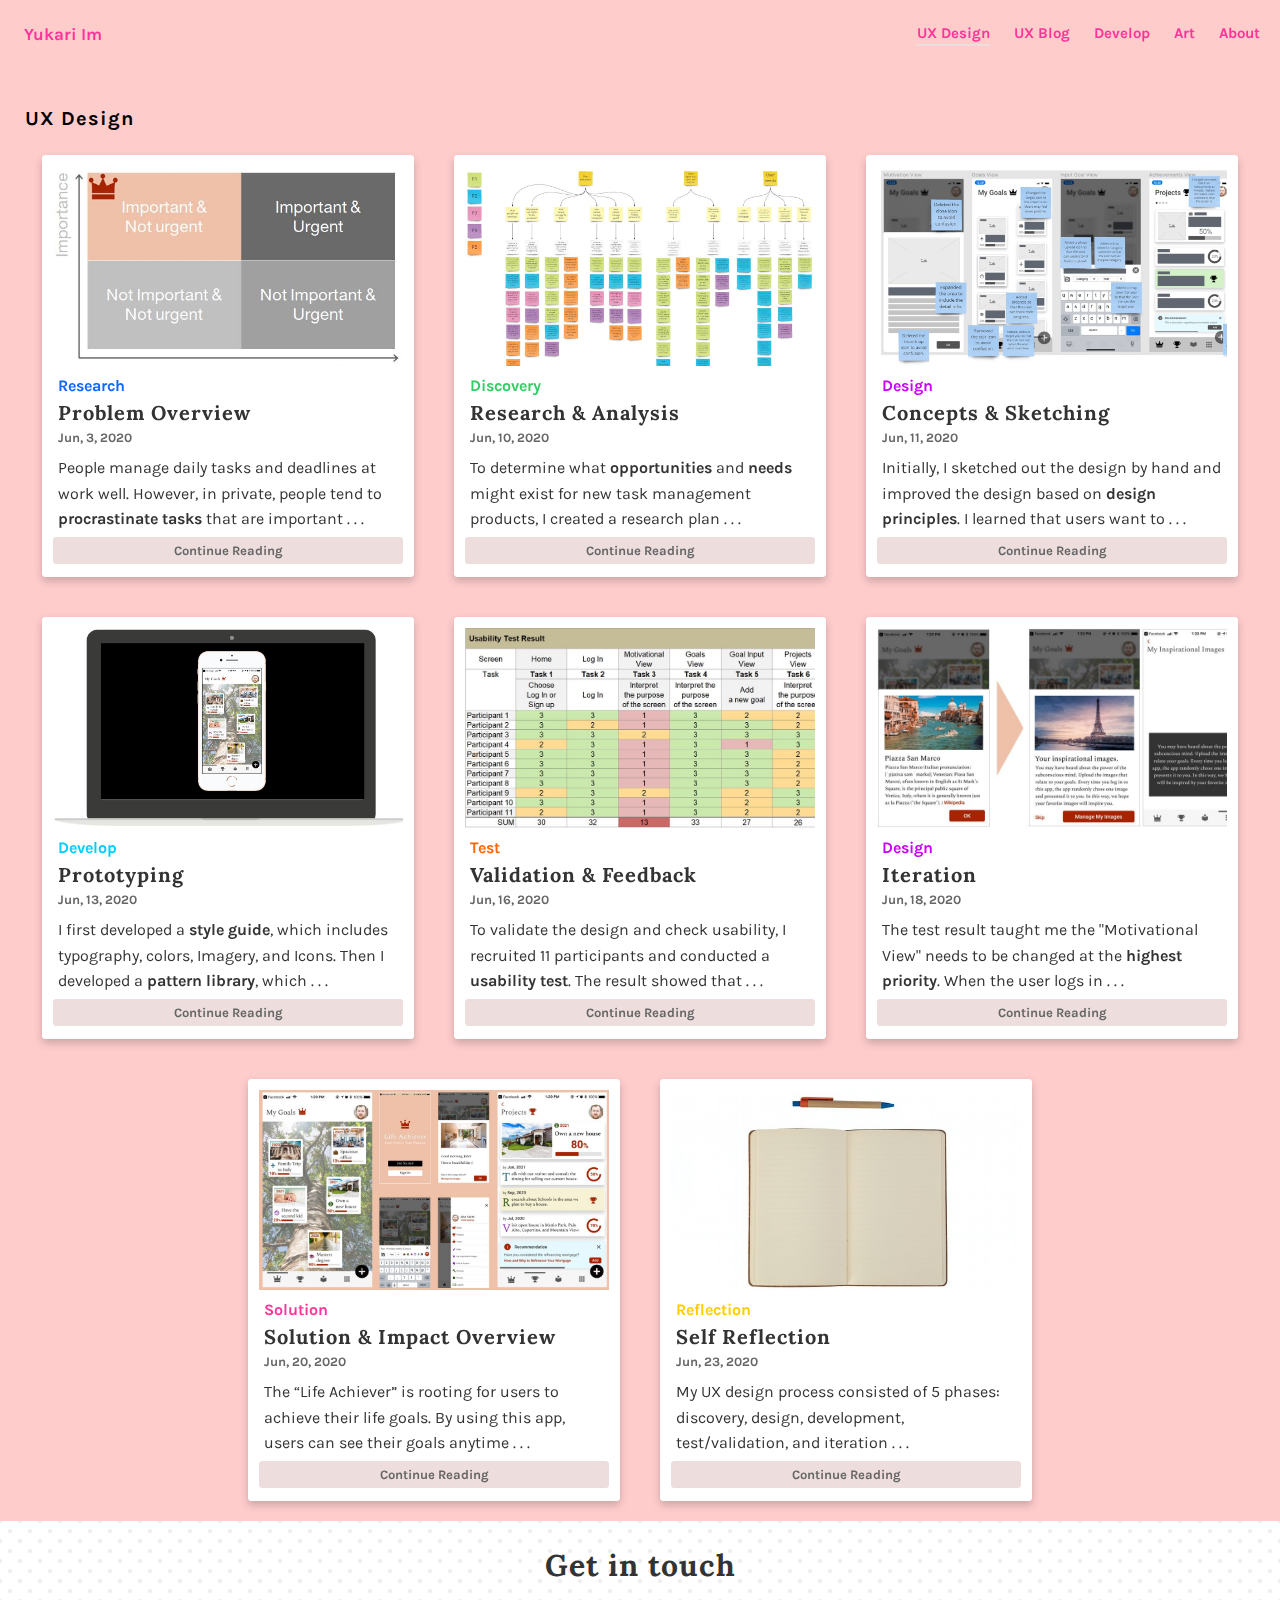
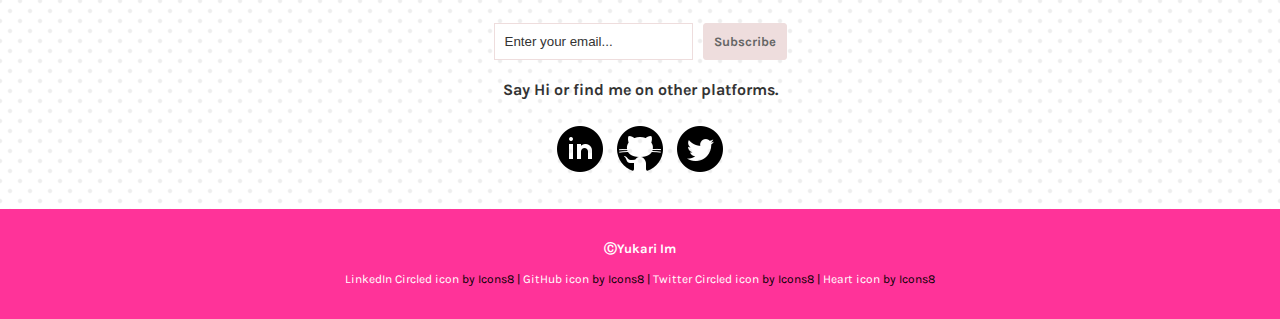
<file: index.html>
<!DOCTYPE html>
<html lang="en">
<head>
    <meta charset="UTF-8">
    <meta name="description" content="Yukari Im UX Design Blog">
    <meta name="keyword" content="UX, UX Design, Front End, Dev">
    <meta name="author" content="Yukari Im">
    <meta name="viewport" content="width=device-width, initial-scale=1.0">
    <link rel="icon" href="./image/favicon.ico">
    <link rel="stylesheet" href="./css/style.css">
    <title>Yukari Im</title>
</head>
<body>
    <div class="wrapper">
        <nav class="header-nav">
            <div class="brand-title">
                <a class="brand-link" href="#">Yukari Im</a>
            </div>
            <div class="nav-bar">
                <ul class="nav-list">
                    <li class="nav-list-item"><a class="nav-link active" href="#">UX Design</a></li>
                    <li class="nav-list-item"><a class="nav-link" href="./blog/research.html">UX Blog</a></li>
                    <li class="nav-list-item"><a class="nav-link" href="./develop/develop.html">Develop</a></li>
                    <li class="nav-list-item"><a class="nav-link" href="./art/art.html">Art</a></li>
                    <li class="nav-list-item"><a class="nav-link" href="./about.html">About</a></li>
                </ul>
            </div>
        </nav>

        <section class="card-wrapper">
            <div class="page-title"><h1 class="title-text">UX Design</h1></div>
            <div class="cards">
                <article class="card">
                    <div class="card-content">
                        <div class="card-image image1"></div>
                        <h2 class="research">Research</h2>
                        <h1>Problem Overview</h1>
                        <h3>Jun, 3, 2020</h3>
                        <p>
                            People manage daily tasks and deadlines at work well. However, in private, people tend to <strong>procrastinate tasks</strong> that are important . . .
                        </p>
                        <a class="stretched-link" href="./blog/research.html">
                            <input class="blog-button" type="button" value="Continue Reading">
                        </a>
                    </div>
                </article>
                <article class="card">
                    <div class="card-content">
                        <div class="card-image image2"></div>
                        <h2 class="discovery">Discovery</h2>
                        <h1>Research & Analysis</h1>
                        <h3>Jun, 10, 2020</h3>
                        <p class="card-description">
                            To determine what <strong>opportunities</strong> and <strong>needs</strong> might exist for new task management products, I created a research plan . . .
                        </p>
                        <a class="stretched-link" href="./blog/discovery.html">
                            <input class="blog-button" type="button" value="Continue Reading">
                        </a>
                    </div>
                </article>
                <article class="card">
                    <div class="card-content">
                        <div class="card-image image3"></div>
                        <h2 class="design">Design</h2>
                        <h1>Concepts & Sketching</h1>
                        <h3>Jun, 11, 2020</h3>
                        <p class="card-description">
                            Initially, I sketched out the design by hand and improved the design based on <strong>design principles</strong>. I learned that users want to . . .
                        </p>
                        <a class="stretched-link" href="./blog/design.html">
                            <input class="blog-button" type="button" value="Continue Reading">
                        </a>
                    </div>
                </article>
                <article class="card">
                    <div class="card-content">
                        <div class="card-image image4"></div>
                        <h2 class="prototype">Develop</h2>
                        <h1>Prototyping</h1>
                        <h3>Jun, 13, 2020</h3>
                        <p class="card-description">
                            I first developed a <strong>style guide</strong>, which includes typography, colors, Imagery, and Icons. Then I developed a <strong>pattern library</strong>, which . . .
                        </p>
                        <a class="stretched-link" href="./blog/prototype.html">
                            <input class="blog-button" type="button" value="Continue Reading"></a>
                    </div>
                </article>
                <article class="card">
                    <div class="card-content">
                        <div class="card-image image5"></div>
                        <h2 class="test">Test</h2>
                        <h1>Validation & Feedback</h1>
                        <h3>Jun, 16, 2020</h3>
                        <p class="card-description">
                            To validate the design and check usability, I recruited 11
                            participants and conducted a <strong>usability test</strong>. The result showed that . . .
                        </p>
                        <a class="stretched-link" href="./blog/test.html">
                            <input class="blog-button" type="button" value="Continue Reading">
                        </a>
                    </div>
                </article>
                <article class="card">
                    <div class="card-content">
                        <div class="card-image image6"></div>
                        <h2 class="design">Design</h2>
                        <h1>Iteration</h1>
                        <h3>Jun, 18, 2020</h3>
                        <p class="card-description">
                            The test result taught me the "Motivational View" needs to be changed at the <strong>highest priority</strong>. When the user logs in . . .
                        </p>
                        <a class="stretched-link" href="./blog/iteration.html">
                            <input class="blog-button" type="button" value="Continue Reading">
                        </a>
                    </div>
                </article>
                <article class="card">
                    <div class="card-content">
                        <div class="card-image image7"></div>
                        <h2 class="solution">Solution</h2>
                        <h1>Solution & Impact Overview</h1>
                        <h3>Jun, 20, 2020</h3>
                        <p class="card-description">
                            The “Life Achiever” is rooting for users to achieve their life goals. By using this app, users can see their goals anytime . . .
                        </p>
                        <a class="stretched-link" href="./blog/solution.html">
                            <input class="blog-button" type="button" value="Continue Reading">
                        </a>
                    </div>
                </article>
                <article class="card">
                    <div class="card-content">
                        <div class="card-image image8"></div>
                        <h2 class="reflection">Reflection</h2>
                        <h1>Self Reflection</h1>
                        <h3>Jun, 23, 2020</h3>
                        <p class="card-description">
                            My UX design process consisted of 5 phases: discovery, design, development, test/validation, and iteration . . .
                        </p>
                        <a class="stretched-link" href="./blog/reflection.html">
                            <input class="blog-button" type="button" value="Continue Reading">
                        </a>
                    </div>
                </article>
            </div>
        </section>

        <div class="contact-wrapper">
            <h1 class="get-in-touch">Get in touch</h1>
            <form>
                <input class="subscribe-form" type="email" value="Enter your email...">
                <input class="subscribe-button" type="button" value="Subscribe">
            </form>
            <h2 class="say-hi">Say Hi or find me on other platforms.</h2>
            <div class="social">
                <a class="social-icon linkedin" href="https://www.linkedin.com/in/yukari-im/" target="_blank" rel="noopener noreferrer">
                </a>
                <a class="social-icon github" href="https://github.com/yukariIm8" target="_blank" rel="noopener noreferrer">
                </a>
                <a class="social-icon twitter" href="https://twitter.com/YukariIm" target="_blank" rel="noopener noreferrer"></a>
            </div>
        </div>

        <footer>
            <p class="footer-text">&#9400;Yukari Im</p>
            <p class="icon8-text">
                <a class="icon8-link" href="https://icons8.com/icons/set/linkedin-circled" target="_blank" rel="noopener noreferrer">
                    LinkedIn Circled icon</a>
                     by
                <a class="icon8-text" href="https://icons8.com" target="_blank" rel="noopener noreferrer">
                     Icons8 |</a>
                <a class="icon8-link" href="https://icons8.com/icons/set/github" target="_blank" rel="noopener noreferrer"> GitHub icon</a> 
                     by 
                <a class="icon8-text" href="https://icons8.com" target="_blank" rel="noopener noreferrer">
                     Icons8 |</a>
                <a class="icon8-link" href="https://icons8.com/icons/set/twitter-circled" target="_blank" rel="noopener noreferrer">
                     Twitter Circled icon</a> 
                     by
                <a class="icon8-text" href="https://icons8.com" target="_blank" rel="noopener noreferrer">
                     Icons8 |</a>
                <a class="icon8-link" href="https://icons8.com/icon/91340/heart" target="_blank" rel="noopener noreferrer"> Heart icon</a> 
                    by 
                <a class="icon8-text" href="https://icons8.com" target="_blank" rel="noopener noreferrer">Icons8</a>
            </p>
        </footer>
    </div>
</body>
</html>
</file>
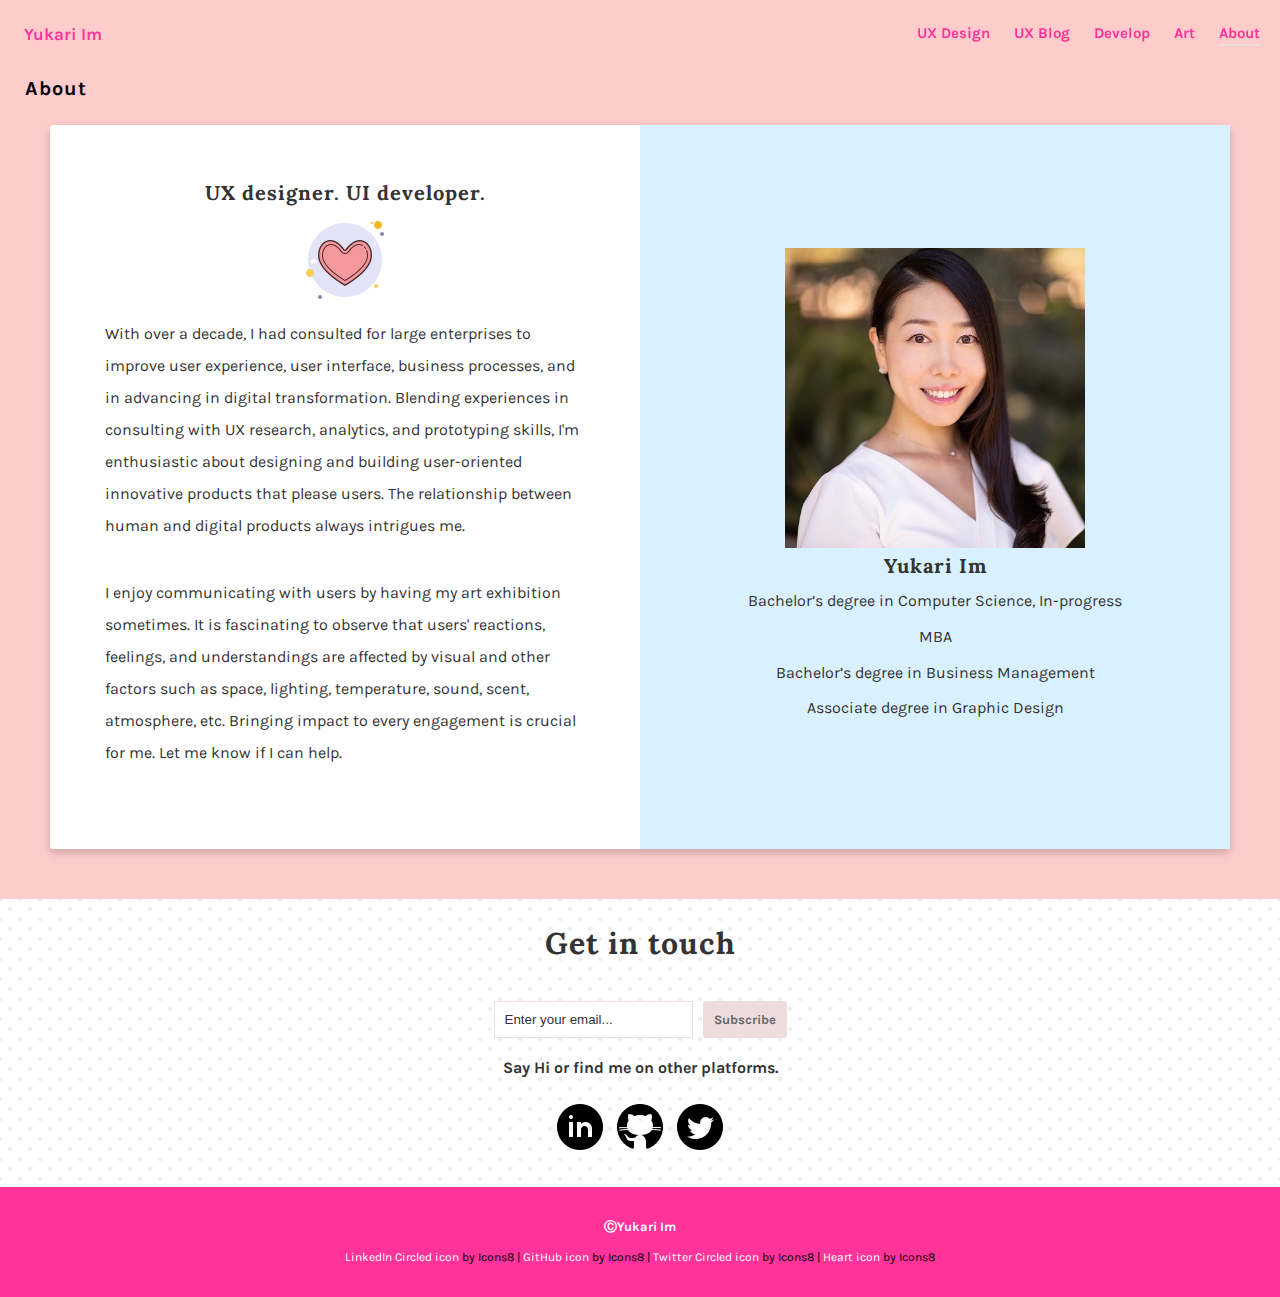
<file: about.html>
<!DOCTYPE html>
<html lang="en">
<head>
    <meta charset="UTF-8">
    <meta name="description" content="Yukari Im UX Design About">
    <meta name="keyword" content="UX, UX Design, Front-end, Back-end, dev, Develop, JavaScript, ES6, HTML, CSS, SCSS, Webpack, Service Worker, Node, Express">
    <meta name="author" content="Yukari Im">
    <meta name="viewport" content="width=device-width, initial-scale=1.0">
    <link rel="icon" href="./image/favicon.ico">
    <link rel="stylesheet" href="./css/style.css">
    <title>Yukari Im</title>
</head>
<body>
    <div class="wrapper">
        <nav class="header-nav">
            <div class="brand-title"><a class="brand-link" href="./index.html">Yukari Im</a></div>
            <div class="nav-bar">
                <ul class="nav-list">
                    <li class="nav-list-item"><a class="nav-link" href="./index.html">UX Design</a></li>
                    <li class="nav-list-item"><a class="nav-link" href="./blog/research.html">UX Blog</a></li>
                    <li class="nav-list-item"><a class="nav-link" href="./develop/develop.html">Develop</a></li>
                    <li class="nav-list-item"><a class="nav-link" href="./art/art.html">Art</a></li>
                    <li class="nav-list-item"><a class="nav-link active" href="#">About</a></li>
                </ul>
            </div>
        </nav>

        <div class="about-wrapper">
            <div class="page-title">
                <h1 class="title-text">About</h1>
            </div>

            <section class="about-content">
                <div class="intro">
                    <div class="intro-header">
                        <h1>UX designer. UI developer.</h1>
                        <img src="./image/icons8-heart-100.png" alt="heart shape">
                    </div>
                    <p class="about-text">
                        With over a decade, I had consulted for large enterprises to improve user experience, user interface, business processes, and in advancing in digital transformation. Blending experiences in consulting with UX research, analytics, and prototyping skills, I'm enthusiastic about designing and building user-oriented innovative products that please users. The relationship between human and digital products always intrigues me. 

                    </p>
                    <p class="about-text">
                        I enjoy communicating with users by having my art exhibition sometimes. It is fascinating to observe that users' reactions, feelings, and understandings are affected by visual and other factors such as space, lighting, temperature, sound, scent, atmosphere, etc. Bringing impact to every engagement is crucial for me. Let me know if I can help.

                    </p>
                </div>
                <div class="profile">
                    <img class="avatar-large" src="./image/profile_photo.jpg" alt="Yukari Im Photo">
                    <h1>Yukari Im</h1>
                    <p>Bachelor’s degree in Computer Science, In-progress</p>
                    <p>MBA</p>
                    <p>Bachelor’s degree in Business Management</p>
                    <p>Associate degree in Graphic Design</p>
                </div>
            </section>
        </div>

        <div class="contact-wrapper">
            <h1 class="get-in-touch">Get in touch</h1>
            <form>
                <input class="subscribe-form" type="email" value="Enter your email...">
                <input class="subscribe-button" type="button" value="Subscribe">
            </form>
            <h2 class="say-hi">Say Hi or find me on other platforms.</h2>
            <div class="social">
                <a class="social-icon linkedin" href="https://www.linkedin.com/in/yukari-im/" target="_blank" rel="noopener noreferrer">
                </a>
                <a class="social-icon github" href="https://github.com/yukariIm8" target="_blank" rel="noopener noreferrer">
                </a>
                <a class="social-icon twitter" href="https://twitter.com/YukariIm" target="_blank" rel="noopener noreferrer"></a>
            </div>
        </div>
        <a href="" id ="page__top" class="top__button hide">TOP</a>
        <footer>
            <p class="footer-text">&#9400;Yukari Im</p>
            <p class="icon8-text">
                <a class="icon8-link" href="https://icons8.com/icons/set/linkedin-circled" target="_blank" rel="noopener noreferrer">
                    LinkedIn Circled icon</a>
                     by
                <a class="icon8-text" href="https://icons8.com" target="_blank" rel="noopener noreferrer">
                     Icons8 |</a>
                <a class="icon8-link" href="https://icons8.com/icons/set/github" target="_blank" rel="noopener noreferrer"> GitHub icon</a> 
                     by 
                <a class="icon8-text" href="https://icons8.com" target="_blank" rel="noopener noreferrer">
                     Icons8 |</a>
                <a class="icon8-link" href="https://icons8.com/icons/set/twitter-circled" target="_blank" rel="noopener noreferrer">
                     Twitter Circled icon</a> 
                     by
                <a class="icon8-text" href="https://icons8.com" target="_blank" rel="noopener noreferrer">
                     Icons8 |</a>
                <a class="icon8-link" href="https://icons8.com/icon/91340/heart" target="_blank" rel="noopener noreferrer"> Heart icon</a> 
                    by 
                <a class="icon8-text" href="https://icons8.com" target="_blank" rel="noopener noreferrer">Icons8</a>
            </p>
        </footer>
    </div>
    <script src='../js/app.js'></script>
</body>
</html>
</file>
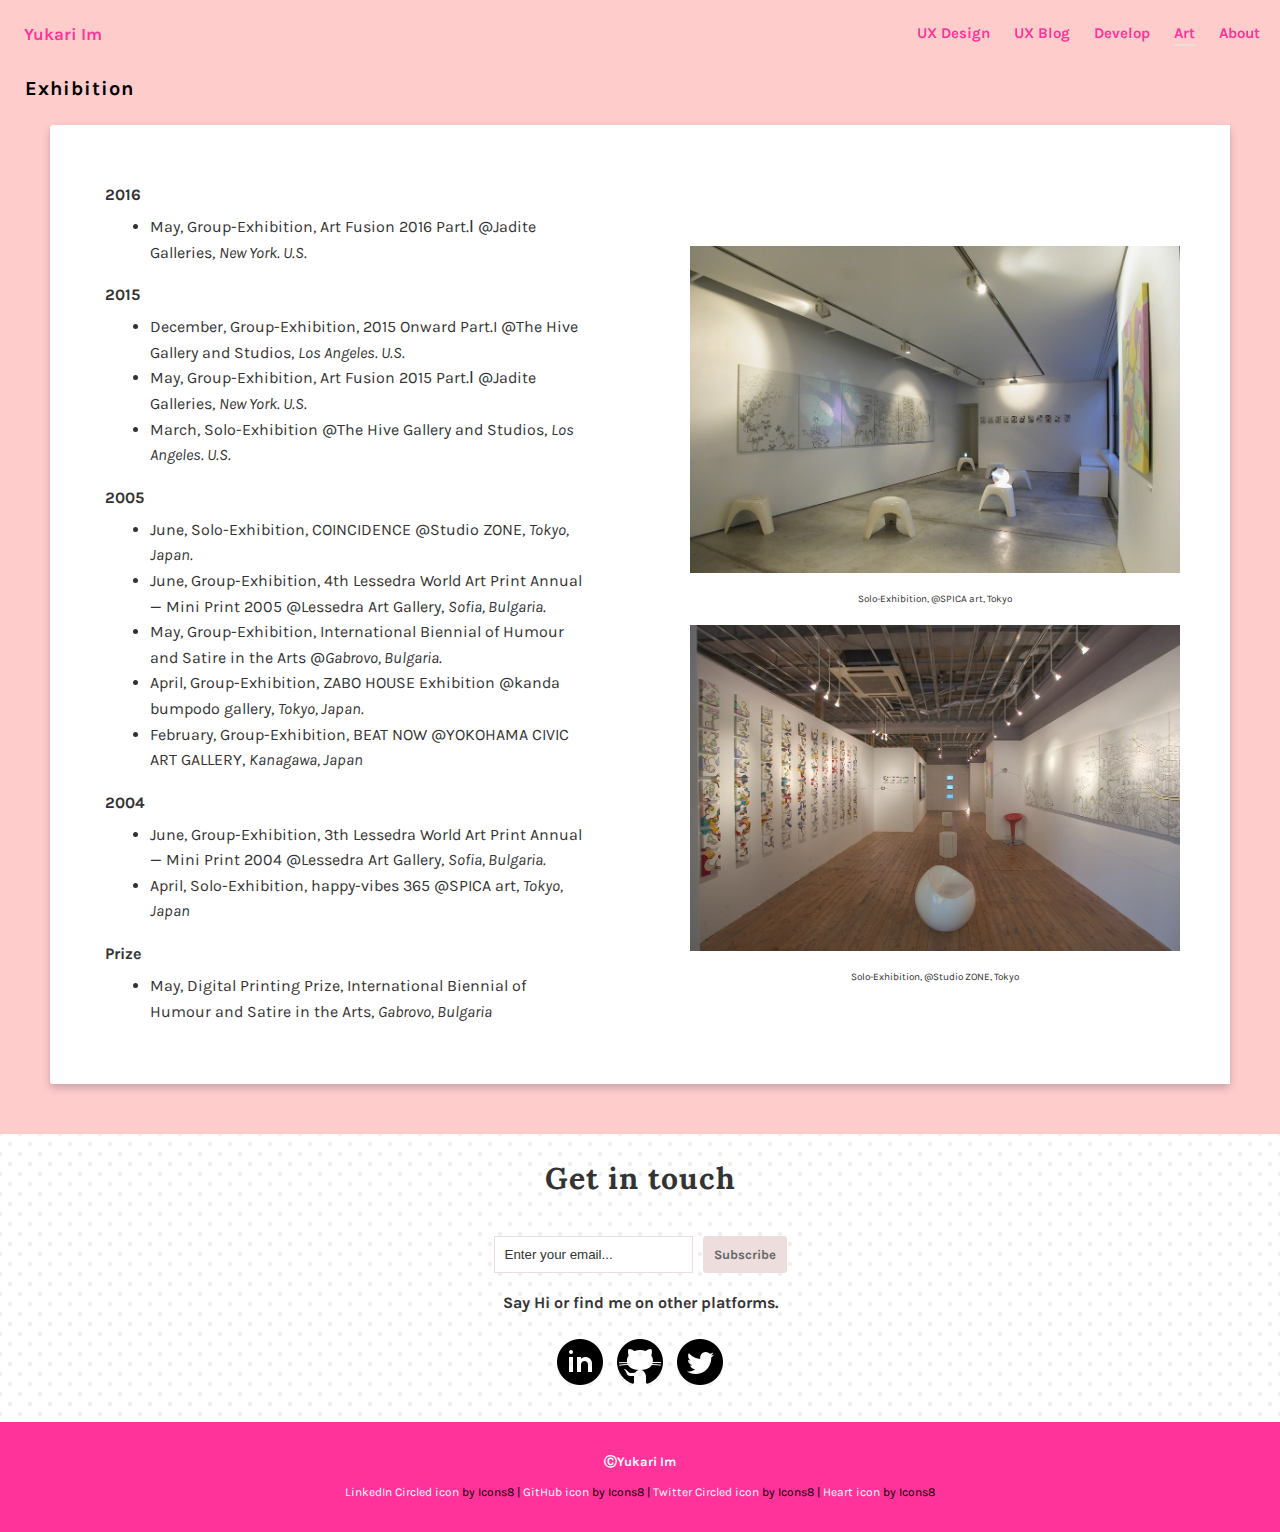
<file: art/art.html>
<!DOCTYPE html>
<html lang="en">
<head>
    <meta charset="UTF-8">
    <meta name="description" content="Yukari Im UX Design Art">
    <meta name="keyword" content="UX, UX Design, Product Design, Art, Drawing, Painting, Printing, Illustration, Animation, Exhibition, Tokyo, New York, Los Angels, Bulgaria">
    <meta name="author" content="Yukari Im">
    <meta name="viewport" content="width=device-width, initial-scale=1.0">
    <link rel="icon" href="./image/favicon.ico">
    <link rel="stylesheet" href="../css/style.css">
    <title>Yukari Im</title>
</head>
<body>
    <div class="wrapper">
        <nav class="header-nav">
            <div class="brand-title"><a class="brand-link" href="../index.html">Yukari Im</a></div>
            <div class="nav-bar">
                <ul class="nav-list">
                    <li class="nav-list-item"><a class="nav-link" href="../index.html">UX Design</a></li>
                    <li class="nav-list-item"><a class="nav-link" href="../blog/research.html">UX Blog</a></li>
                    <li class="nav-list-item"><a class="nav-link" href="../develop/develop.html">Develop</a></li>
                    <li class="nav-list-item"><a class="nav-link active" href="#">Art</a></li>
                    <li class="nav-list-item"><a class="nav-link" href="../about.html">About</a></li>
                </ul>
            </div>
        </nav>

        <div class="art-wrapper">
            <div class="page-title">
                <h1 class="title-text">Exhibition</h1>
            </div>

            <section class="art-content">
                <div class="history">
                    <h2>2016</h2>
                    <ul class="list-history">
                        <li>May, Group-Exhibition, Art Fusion 2016 Part.Ⅰ @Jadite Galleries, <i>New York. U.S.</i></li>
                    </ul>
                    <h2>2015</h2>
                    <ul class="list-history">
                        <li>December, Group-Exhibition, 2015 Onward Part.I @The Hive Gallery and Studios, <i>Los Angeles. U.S.</i></li>
                        <li>May, Group-Exhibition, Art Fusion 2015 Part.Ⅰ @Jadite Galleries, <i>New York. U.S.</i></li>
                        <li>March, Solo-Exhibition @The Hive Gallery and Studios, <i>Los Angeles. U.S.</i></li>
                    </ul>
                    <h2>2005</h2>
                    <ul class="list-history">
                        <li>June, Solo-Exhibition, COINCIDENCE @Studio ZONE, <i>Tokyo, Japan.</i></li>
                        <li>June, Group-Exhibition, 4th Lessedra World Art Print Annual — Mini Print 2005 @Lessedra Art Gallery, <i>Sofia, Bulgaria.</i></li>
                        <li>May, Group-Exhibition, International Biennial of Humour and Satire in the Arts @<i>Gabrovo, Bulgaria.</i></li>
                        <li>April, Group-Exhibition, ZABO HOUSE Exhibition @kanda bumpodo gallery, <i>Tokyo, Japan.</i></li>
                        <li>February, Group-Exhibition, BEAT NOW @YOKOHAMA CIVIC ART GALLERY, <i>Kanagawa, Japan</i></li>
                    </ul>
                    <h2>2004</h2>
                    <ul class="list-history">
                        <li>June, Group-Exhibition, 3th Lessedra World Art Print Annual — Mini Print 2004 @Lessedra Art Gallery, <i>Sofia, Bulgaria.</i></li>
                        <li>April, Solo-Exhibition, happy-vibes 365 @SPICA art, <i>Tokyo, Japan</i></li>
                    </ul>
                    <h2>Prize</h2>
                    <ul class="list-history">
                        <li>May, Digital Printing Prize, International Biennial of Humour and Satire in the Arts, <i>Gabrovo, Bulgaria</i></li>
                    </ul>
                </div>
                <div class="exhibition">
                    <img class="image-exhibition" src="../image/art1.jpg" alt="Solo-Exhibition in SPICA art, Tokyo">
                    Solo-Exhibition, @SPICA art, Tokyo
                    <img class="image-exhibition" src="../image/art2.jpg" alt="Solo-Exhibition in Studio ZONE, Tokyo">
                    Solo-Exhibition, @Studio ZONE, Tokyo
                </div>
            </section>
        </div>

        <div class="contact-wrapper">
            <h1 class="get-in-touch">Get in touch</h1>
            <form>
                <input class="subscribe-form" type="email" value="Enter your email...">
                <input class="subscribe-button" type="button" value="Subscribe">
            </form>
            <h2 class="say-hi">Say Hi or find me on other platforms.</h2>
            <div class="social">
                <a class="social-icon linkedin" href="https://www.linkedin.com/in/yukari-im/" target="_blank" rel="noopener noreferrer">
                </a>
                <a class="social-icon github" href="https://github.com/yukariIm8" target="_blank" rel="noopener noreferrer">
                </a>
                <a class="social-icon twitter" href="https://twitter.com/YukariIm" target="_blank" rel="noopener noreferrer"></a>
            </div>
        </div>
        <a href="" id ="page__top" class="top__button hide">TOP</a>
        <footer>
            <p class="footer-text">&#9400;Yukari Im</p>
            <p class="icon8-text">
                <a class="icon8-link" href="https://icons8.com/icons/set/linkedin-circled" target="_blank" rel="noopener noreferrer">
                    LinkedIn Circled icon</a>
                     by
                <a class="icon8-text" href="https://icons8.com" target="_blank" rel="noopener noreferrer">
                     Icons8 |</a>
                <a class="icon8-link" href="https://icons8.com/icons/set/github" target="_blank" rel="noopener noreferrer"> GitHub icon</a> 
                     by 
                <a class="icon8-text" href="https://icons8.com" target="_blank" rel="noopener noreferrer">
                     Icons8 |</a>
                <a class="icon8-link" href="https://icons8.com/icons/set/twitter-circled" target="_blank" rel="noopener noreferrer">
                     Twitter Circled icon</a> 
                     by
                <a class="icon8-text" href="https://icons8.com" target="_blank" rel="noopener noreferrer">
                     Icons8 |</a>
                <a class="icon8-link" href="https://icons8.com/icon/91340/heart" target="_blank" rel="noopener noreferrer"> Heart icon</a> 
                    by 
                <a class="icon8-text" href="https://icons8.com" target="_blank" rel="noopener noreferrer">Icons8</a>
            </p>
        </footer>
    </div>
    <script src='../js/app.js'></script>
</body>
</html>
</file>
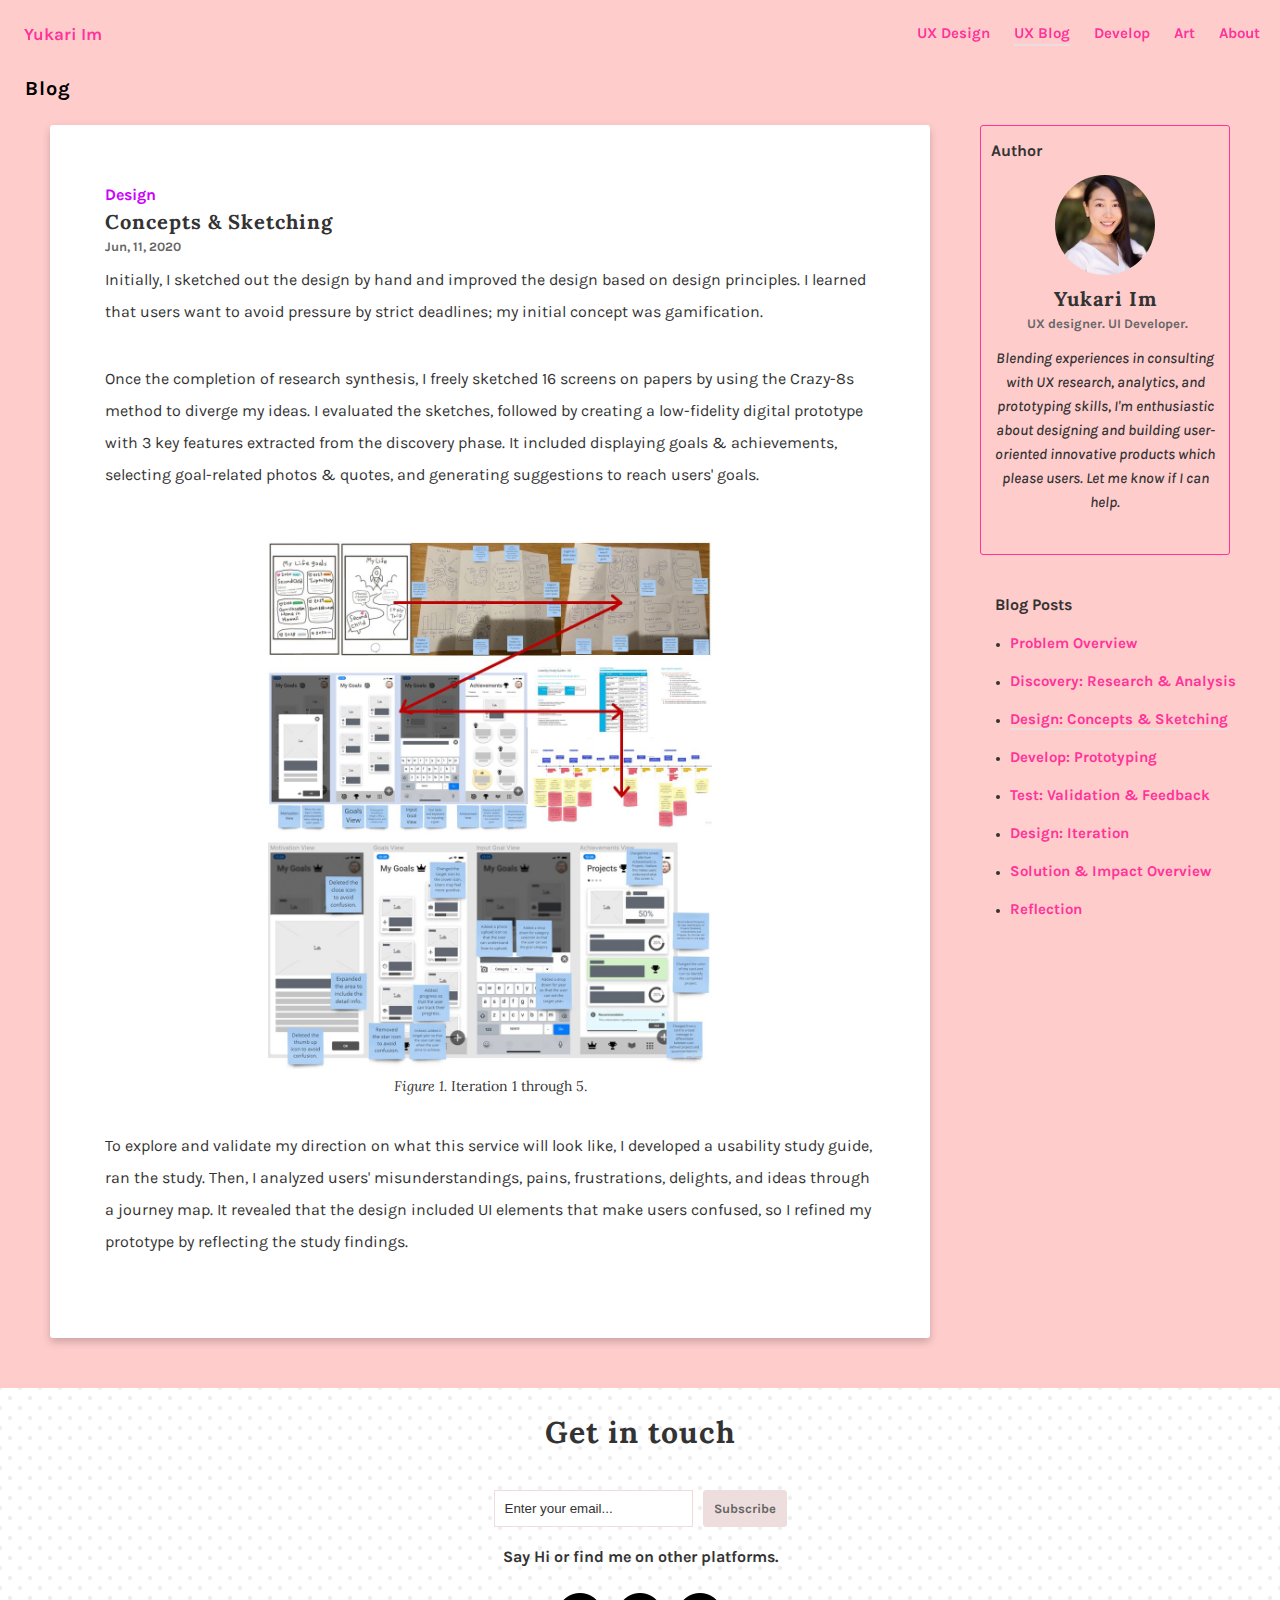
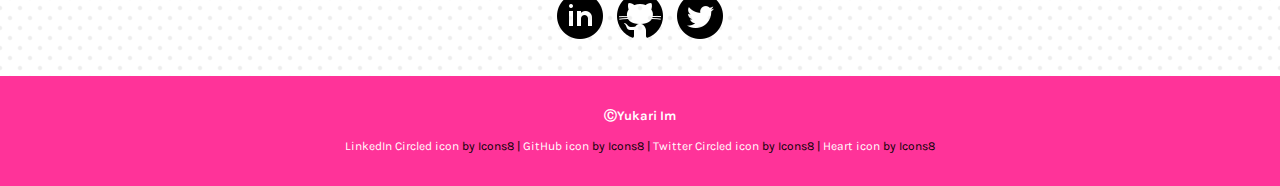
<file: blog/design.html>
<!DOCTYPE html>
<html lang="en">
<head>
    <meta charset="UTF-8">
    <meta name="description" content="Yukari Im UX Design Blog Design Concepts Sketching">
    <meta name="keyword" content="UX, UX Design, Front End, Dev, Design, Concepts, Sketching">
    <meta name="author" content="Yukari Im">
    <meta name="viewport" content="width=device-width, initial-scale=1.0">
    <link rel="icon" href="../image/favicon.ico">
    <link rel="stylesheet" href="../css/style.css">
    <title>Yukari Im</title>
</head>
<body>
    <div class="wrapper">
        <nav class="header-nav">
            <div class="brand-title"><a class="brand-link" href="../index.html">Yukari Im</a></div>
            <div class="nav-bar">
                <ul class="nav-list">
                    <li class="nav-list-item"><a class="nav-link" href="../index.html">UX Design</a></li>
                    <li class="nav-list-item"><a class="nav-link active" href="#">UX Blog</a></li>
                    <li class="nav-list-item"><a class="nav-link" href="../develop/develop.html">Develop</a></li>
                    <li class="nav-list-item"><a class="nav-link" href="../art/art.html">Art</a></li>
                    <li class="nav-list-item"><a class="nav-link" href="../about.html">About</a></li>
                </ul>
            </div>
        </nav>

        <section class="blog-wrapper">
            <div class="page-title">
                <h1 class="title-text">Blog</h1>
            </div>
            <article class="blog-content">
                <h2 class="design">Design</h2>
                <h1>Concepts & Sketching</h1>
                <h3>Jun, 11, 2020</h3> 
                <p class="blog-text">
                    Initially, I sketched out the design by hand and improved the design based
                    on design principles. I learned that users want to avoid pressure by strict
                    deadlines; my initial concept was gamification.                    
                </p>
                <p class="blog-text">
                    Once the completion of research synthesis, I freely sketched 16 screens on 
                    papers by using the Crazy-8s method to diverge my ideas. I evaluated the 
                    sketches, followed by creating a low-fidelity digital prototype with 3 key 
                    features extracted from the discovery phase. It included displaying goals & 
                    achievements, selecting goal-related photos & quotes, and generating suggestions to reach users' goals.
                </p>
                <figure>
                    <div class="blog-image">
                        <img class="image-design" src="../image/design-b.JPG" alt="Discovery Phase Deliverables">
                        <figcaption class="image-caption">
                            <i>Figure 1.</i> Iteration 1 through 5.
                        </figcaption>
                    </div>
                </figure>
                <p class="blog-text">
                    To explore and validate my direction on what this service will look like, I 
                    developed a usability study guide, ran the study. Then, I analyzed users'
                    misunderstandings, pains, frustrations, delights, and ideas through a
                    journey map. It revealed that the design included UI elements that make
                    users confused, so I refined my prototype by reflecting the study findings.                   
                </p>
            </article>

            <aside class="author-wrapper">
                <div class="author">
                    <h2>Author</h2>
                </div>
                <div class="profile-photo">
                    <img class="avatar" src="../image/profile_photo.jpg" alt="Yukari Im Photo">
                </div>
                <div class="profile-description">
                    <h1>Yukari Im</h1>
                    <h3>UX designer. UI Developer.</h3>
                    <h4>Blending experiences in
                        consulting with UX research, analytics, and prototyping skills,
                        I'm enthusiastic about designing and building user-oriented
                        innovative products which please users. Let me know if I can help.</h4>
                </div>
            </aside>
    
            <aside class="blog-nav">
                <h2>Blog Posts</h2>
                <ul class="blog-posts">
                    <li class="blog-post">
                        <a class="blog-link" href="./research.html">Problem Overview</a>
                    </li>
                    <li class="blog-post">
                        <a class="blog-link" href="./discovery.html">
                            Discovery: Research & Analysis
                        </a>
                    </li>
                    <li class="blog-post">
                        <a class="blog-link active" href="#">Design: Concepts & Sketching</a>
                    </li>
                    <li class="blog-post">
                        <a class="blog-link" href="./prototype.html">Develop: Prototyping</a>
                    </li>
                    <li class="blog-post">
                        <a class="blog-link" href="./test.html">Test: Validation & Feedback</a>
                    </li>
                    <li class="blog-post">
                        <a class="blog-link" href="./iteration.html">Design: Iteration</a>
                    </li>
                    <li class="blog-post">
                        <a class="blog-link" href="./solution.html">Solution & Impact Overview</a>
                    </li>
                    <li class="blog-post">
                        <a class="blog-link" href="./reflection.html">Reflection</a>
                    </li>
                </ul>
            </aside>
        </section>

        <div class="contact-wrapper">
            <h1 class="get-in-touch">Get in touch</h1>
            <form>
                <input class="subscribe-form" type="email" value="Enter your email...">
                <input class="subscribe-button" type="button" value="Subscribe">
            </form>
            <h2 class="say-hi">Say Hi or find me on other platforms.</h2>
            <div class="social">
                <a class="social-icon linkedin" href="https://www.linkedin.com/in/yukari-im/" target="_blank" rel="noopener noreferrer">
                </a>
                <a class="social-icon github" href="https://github.com/yukariIm8" target="_blank" rel="noopener noreferrer">
                </a>
                <a class="social-icon twitter" href="https://twitter.com/YukariIm" target="_blank" rel="noopener noreferrer"></a>
            </div>
        </div>
        <a href="" id ="page__top" class="top__button hide">TOP</a>
        <footer>
            <p class="footer-text">&#9400;Yukari Im</p>
            <p class="icon8-text">
                <a class="icon8-link" href="https://icons8.com/icons/set/linkedin-circled" target="_blank" rel="noopener noreferrer">
                    LinkedIn Circled icon</a>
                     by
                <a class="icon8-text" href="https://icons8.com" target="_blank" rel="noopener noreferrer">
                     Icons8 |</a>
                <a class="icon8-link" href="https://icons8.com/icons/set/github" target="_blank" rel="noopener noreferrer"> GitHub icon</a> 
                     by 
                <a class="icon8-text" href="https://icons8.com" target="_blank" rel="noopener noreferrer">
                     Icons8 |</a>
                <a class="icon8-link" href="https://icons8.com/icons/set/twitter-circled" target="_blank" rel="noopener noreferrer">
                     Twitter Circled icon</a> 
                     by
                <a class="icon8-text" href="https://icons8.com" target="_blank" rel="noopener noreferrer">
                     Icons8 |</a>
                <a class="icon8-link" href="https://icons8.com/icon/91340/heart" target="_blank" rel="noopener noreferrer"> Heart icon</a> 
                    by 
                <a class="icon8-text" href="https://icons8.com" target="_blank" rel="noopener noreferrer">Icons8</a>
            </p>
        </footer>
    </div>
    <script src='../js/app.js'></script>
</body>
</html>
</file>
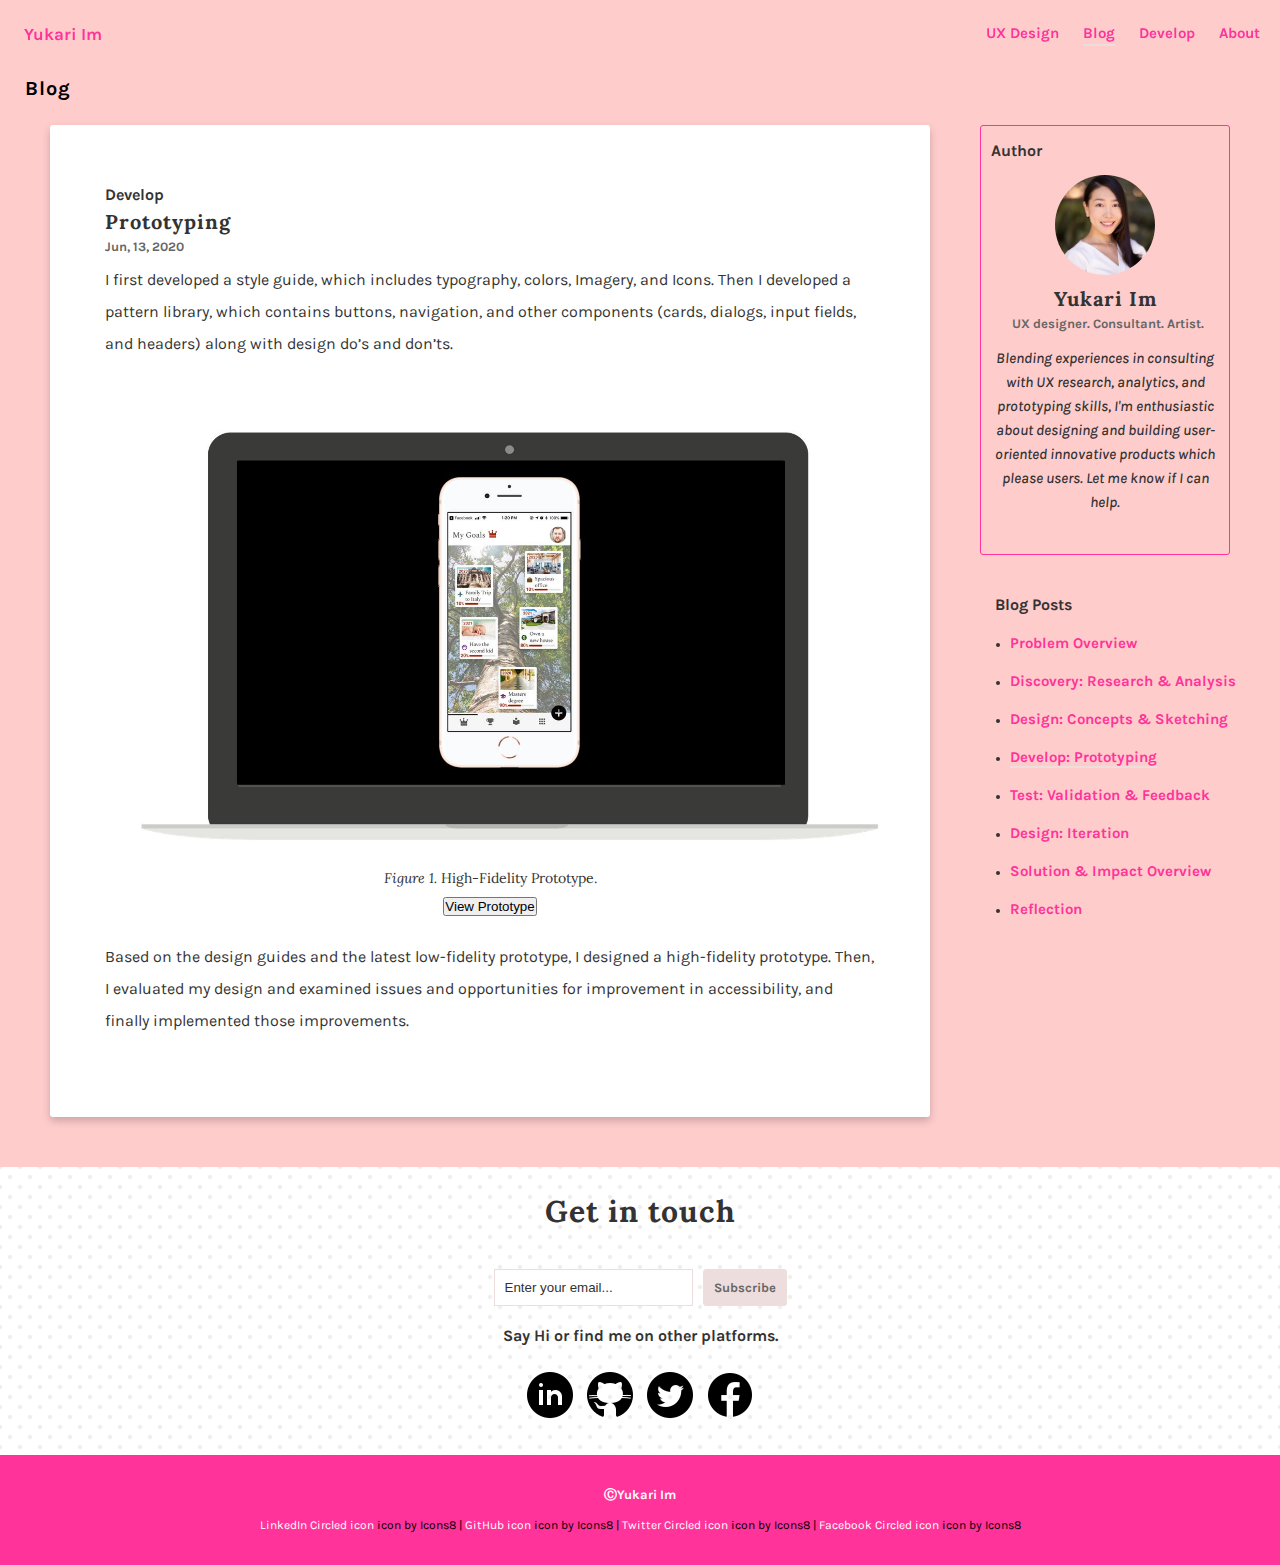
<file: blog/develop.html>
<!DOCTYPE html>
<head>
    <meta charset="UTF-8">
    <meta name="description" content="Yukari Im UX Design Blog Develop Prototyping">
    <meta name="keyword" content="UX, UX Design, Front End, Dev, Develop, Prototyping">
    <meta name="author" content="Yukari Im">
    <meta name="viewport" content="width=device-width, initial-scale=1.0">
    <title>Yukari Im</title>
    <link rel="stylesheet" href="../css/style.css">
</head>
<body>
    <div class="wrapper">
        <nav class="header-nav">
            <div class="brand-title"><a class="brand-link" href="../index.html">Yukari Im</a></div>
            <div class="nav-bar">
                <ul class="nav-list">
                    <li class="nav-list-item"><a class="nav-link" href="../index.html">UX Design</a></li>
                    <li class="nav-list-item"><a class="nav-link active" href="#">Blog</a></li>
                    <li class="nav-list-item"><a class="nav-link" href="#">Develop</a></li>
                    <li class="nav-list-item"><a class="nav-link" href="#">About</a></li>
                </ul>
            </div>
        </nav>

        <section class="blog-wrapper">
            <div class="page-title">
                <h1 class="title-text">Blog</h1>
            </div>
            <article class="blog-content">
                <h2 class="develop">Develop</h2>
                <h1>Prototyping</h1>
                <h3>Jun, 13, 2020</h3> 
                <p class="blog-text">
                    I first developed a style guide, which includes typography, 
                    colors, Imagery, and Icons. Then I developed a pattern 
                    library, which contains buttons, navigation, and other 
                    components (cards, dialogs, input fields, and headers) 
                    along with design do’s and don’ts.
                </p>
                <figure>
                    <div class="blog-image">
                        <img class="image-develop" src="../image/develop-b.JPG" alt="High Fidelity Prototype">
                        <figcaption class="image-caption">
                            <i>Figure 1.</i> High-Fidelity Prototype.
                        </figcaption>
                        <a href="https://www.figma.com/proto/2myvwapd7q7ciwz62tSDOn/Project4-Iteration-Usability-Test?node-id=197:61&scaling=scale-down" target="_blank" rel="noopener noreferrer">
                            <input class="prototype-button" type="button" value="View Prototype">
                        </a>
                    </div>
                </figure>

                <p class="blog-text">
                    Based on the design guides and the latest low-fidelity 
                    prototype, I designed a high-fidelity prototype. Then, I 
                    evaluated my design and examined issues and 
                    opportunities for improvement in accessibility, and 
                    finally implemented those improvements.                  
                </p>
            </article>

            <aside class="author-wrapper">
                <div class="author">
                    <h2>Author</h2>
                </div>
                <div class="profile-photo">
                    <img class="avatar" src="../image/profile_photo.jpg" alt="Yukari Im Photo">
                </div>
                <div class="profile-description">
                    <h1>Yukari Im</h1>
                    <h3>UX designer. Consultant. Artist.</h3>
                    <h4>Blending experiences in
                        consulting with UX research, analytics, and prototyping skills,
                        I'm enthusiastic about designing and building user-oriented
                        innovative products which please users. Let me know if I can help.</h4>
                </div>
            </aside>
    
            <aside class="blog-nav">
                <h2>Blog Posts</h2>
                <ul class="blog-posts">
                    <li class="blog-post">
                        <a class="blog-link" href="./research.html">Problem Overview</a>
                    </li>
                    <li class="blog-post">
                        <a class="blog-link" href="./discovery.html">
                            Discovery: Research & Analysis
                        </a>
                    </li>
                    <li class="blog-post">
                        <a class="blog-link" href="./design.html">Design: Concepts & Sketching</a>
                    </li>
                    <li class="blog-post">
                        <a class="blog-link active" href="#">Develop: Prototyping</a>
                    </li>
                    <li class="blog-post">
                        <a class="blog-link" href="./test.html">Test: Validation & Feedback</a>
                    </li>
                    <li class="blog-post">
                        <a class="blog-link" href="./iteration.html">Design: Iteration</a>
                    </li>
                    <li class="blog-post">
                        <a class="blog-link" href="./solution.html">Solution & Impact Overview</a>
                    </li>
                    <li class="blog-post">
                        <a class="blog-link" href="./reflection.html">Reflection</a>
                    </li>
                </ul>
            </aside>
        </section>

        <section class="contact-wrapper">
            <h1 class="get-in-touch">Get in touch</h1>
            <form>
                <input class="subscribe-form" type="email" value="Enter your email...">
                <input class="subscribe-button" type="button" value="Subscribe">
            </form>
            <h2 class="say-hi">Say Hi or find me on other platforms.</h2>
            <div class="social">
                <a class="social-icon linkedin" href="https://www.linkedin.com/in/yukari-im/" target="_blank" rel="noopener noreferrer">
                    <div></div>
                </a>
                <a class="social-icon github" href="https://github.com/yukariIm8" target="_blank" rel="noopener noreferrer">
                    <div></div>
                </a>
                <div class="social-icon twitter"></div>
                <div class="social-icon facebook"></div>
            </div>
        </section>

        <footer>
            <p class="footer-text">&#9400;Yukari Im</p>
            <p class="icon8-text">
                <a class="icon8-link" href="https://icons8.com/icons/set/linkedin-circled" target="_blank" rel="noopener noreferrer">
                    LinkedIn Circled icon
                </a>
                     icon by
                <a class="icon8-text" href="https://icons8.com" target="_blank" rel="noopener noreferrer">
                     Icons8 |
                </a>
                <a class="icon8-link" href="https://icons8.com/icons/set/github" target="_blank" rel="noopener noreferrer"> GitHub icon
                </a> 
                     icon by 
                <a class="icon8-text" href="https://icons8.com" target="_blank" rel="noopener noreferrer">
                     Icons8 |
                </a>
                <a class="icon8-link" href="https://icons8.com/icons/set/twitter-circled" target="_blank" rel="noopener noreferrer">
                     Twitter Circled icon
                </a> 
                     icon by
                <a class="icon8-text" href="https://icons8.com" target="_blank" rel="noopener noreferrer">
                     Icons8 |
                </a>
                <a class="icon8-link" href="https://icons8.com/icons/set/facebook-icon" target="_blank" rel="noopener noreferrer">
                     Facebook Circled icon
                </a> 
                     icon by
                <a class="icon8-text" href="https://icons8.com" target="_blank" rel="noopener noreferrer">
                     Icons8
                </a>
            </p>
        </footer>
    </div>
</body>
</file>
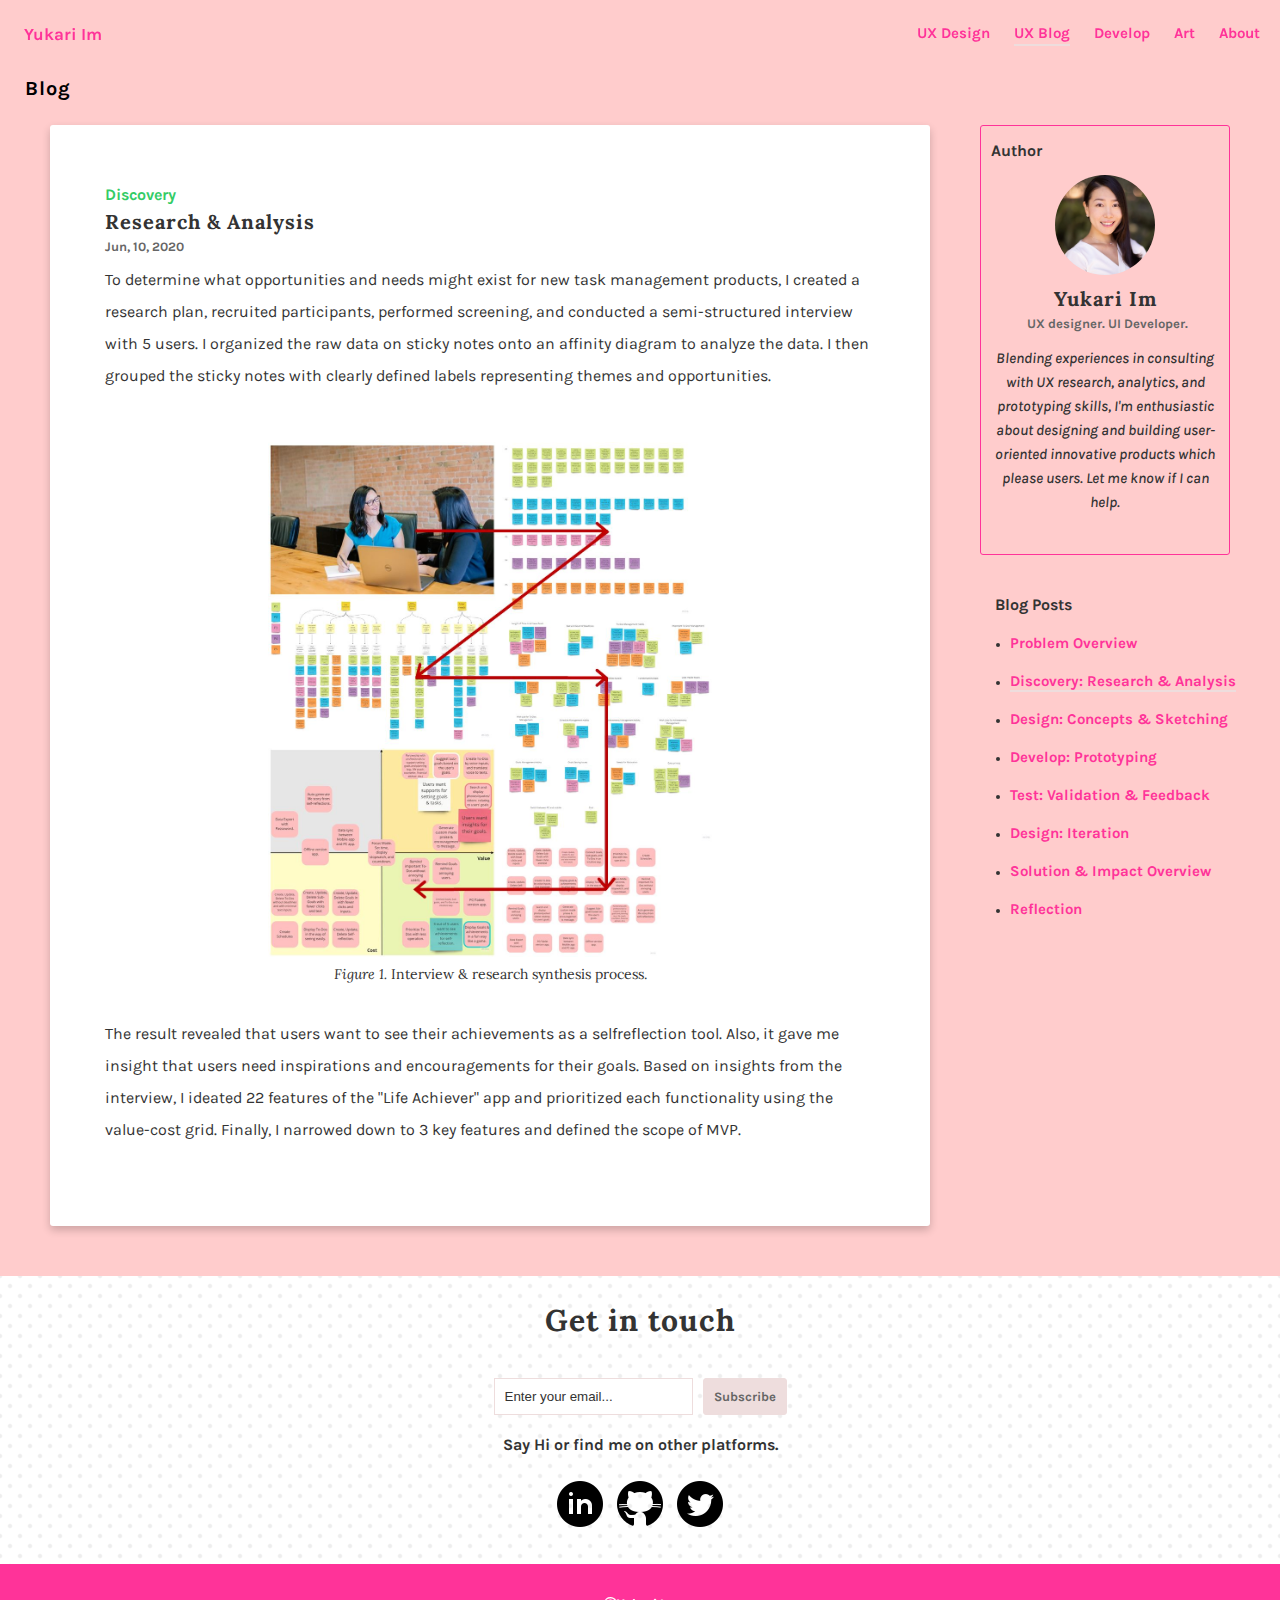
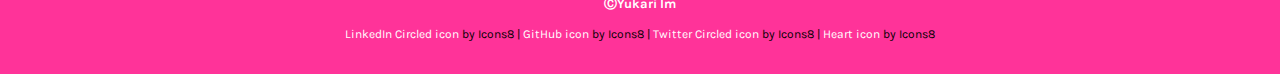
<file: blog/discovery.html>
<!DOCTYPE html>
<html lang="en">
<head>
    <meta charset="UTF-8">
    <meta name="description" content="Yukari Im UX Design Blog Discovery Research Analysis">
    <meta name="keyword" content="UX, UX Design, Front End, Dev, Discovery, Research, Analysis">
    <meta name="author" content="Yukari Im">
    <meta name="viewport" content="width=device-width, initial-scale=1.0">
    <link rel="icon" href="../image/favicon.ico">
    <link rel="stylesheet" href="../css/style.css">
    <title>Yukari Im</title>
</head>
<body>
    <div class="wrapper">
        <nav class="header-nav">
            <div class="brand-title"><a class="brand-link" href="../index.html">Yukari Im</a></div>
            <div class="nav-bar">
                <ul class="nav-list">
                    <li class="nav-list-item"><a class="nav-link" href="../index.html">UX Design</a></li>
                    <li class="nav-list-item"><a class="nav-link active" href="#">UX Blog</a></li>
                    <li class="nav-list-item"><a class="nav-link" href="../develop/develop.html">Develop</a></li>
                    <li class="nav-list-item"><a class="nav-link" href="../art/art.html">Art</a></li>
                    <li class="nav-list-item"><a class="nav-link" href="../about.html">About</a></li>
                </ul>
            </div>
        </nav>

        <section class="blog-wrapper">
            <div class="page-title">
                <h1 class="title-text">Blog</h1>
            </div>
            <article class="blog-content">
                <h2 class="discovery">Discovery</h2>
                <h1>Research & Analysis</h1>
                <h3>Jun, 10, 2020</h3> 
                <p class="blog-text">
                    To determine what opportunities and needs might exist for new task
                    management products, I created a research plan, recruited participants,
                    performed screening, and conducted a semi-structured interview with 5
                    users. I organized the raw data on sticky notes onto an affinity diagram to
                    analyze the data. I then grouped the sticky notes with clearly defined labels
                    representing themes and opportunities.
                </p>
                <figure>
                    <div class="blog-image">
                        <img class="image-discovery" src="../image/discovery-b.JPG" alt="Discovery Phase Deliverables">
                        <figcaption class="image-caption">
                            <i>Figure 1.</i> Interview & research synthesis process.
                        </figcaption>
                    </div>
                </figure>
                <p class="blog-text">
                    The result revealed that users want to see their achievements as a selfreflection tool. Also, it gave me insight that users need inspirations and
                    encouragements for their goals. Based on insights from the interview, I
                    ideated 22 features of the "Life Achiever" app and prioritized each
                    functionality using the value-cost grid. Finally, I narrowed down to 3 key
                    features and defined the scope of MVP.                    
                </p>
            </article>

            <aside class="author-wrapper">
                <div class="author">
                    <h2>Author</h2>
                </div>
                <div class="profile-photo">
                    <img class="avatar" src="../image/profile_photo.jpg" alt="Yukari Im Photo">
                </div>
                <div class="profile-description">
                    <h1>Yukari Im</h1>
                    <h3>UX designer. UI Developer.</h3>
                    <h4>Blending experiences in
                        consulting with UX research, analytics, and prototyping skills,
                        I'm enthusiastic about designing and building user-oriented
                        innovative products which please users. Let me know if I can help.</h4>
                </div>
            </aside>
    
            <aside class="blog-nav">
                <h2>Blog Posts</h2>
                <ul class="blog-posts">
                    <li class="blog-post">
                        <a class="blog-link" href="./research.html">Problem Overview</a>
                    </li>
                    <li class="blog-post">
                        <a class="blog-link active" href="#">
                            Discovery: Research & Analysis
                        </a>
                    </li>
                    <li class="blog-post">
                        <a class="blog-link" href="./design.html">Design: Concepts & Sketching</a>
                    </li>
                    <li class="blog-post">
                        <a class="blog-link" href="./prototype.html">Develop: Prototyping</a>
                    </li>
                    <li class="blog-post">
                        <a class="blog-link" href="./test.html">Test: Validation & Feedback</a>
                    </li>
                    <li class="blog-post">
                        <a class="blog-link" href="./iteration.html">Design: Iteration</a>
                    </li>
                    <li class="blog-post">
                        <a class="blog-link" href="./solution.html">Solution & Impact Overview</a>
                    </li>
                    <li class="blog-post">
                        <a class="blog-link" href="./reflection.html">Reflection</a>
                    </li>
                </ul>
            </aside>
        </section>

        <div class="contact-wrapper">
            <h1 class="get-in-touch">Get in touch</h1>
            <form>
                <input class="subscribe-form" type="email" value="Enter your email...">
                <input class="subscribe-button" type="button" value="Subscribe">
            </form>
            <h2 class="say-hi">Say Hi or find me on other platforms.</h2>
            <div class="social">
                <a class="social-icon linkedin" href="https://www.linkedin.com/in/yukari-im/" target="_blank" rel="noopener noreferrer">
                </a>
                <a class="social-icon github" href="https://github.com/yukariIm8" target="_blank" rel="noopener noreferrer">
                </a>
                <a class="social-icon twitter" href="https://twitter.com/YukariIm" target="_blank" rel="noopener noreferrer"></a>
            </div>
        </div>
        <a href="" id ="page__top" class="top__button hide">TOP</a>
        <footer>
            <p class="footer-text">&#9400;Yukari Im</p>
            <p class="icon8-text">
                <a class="icon8-link" href="https://icons8.com/icons/set/linkedin-circled" target="_blank" rel="noopener noreferrer">
                    LinkedIn Circled icon</a>
                     by
                <a class="icon8-text" href="https://icons8.com" target="_blank" rel="noopener noreferrer">
                     Icons8 |</a>
                <a class="icon8-link" href="https://icons8.com/icons/set/github" target="_blank" rel="noopener noreferrer"> GitHub icon</a> 
                     by 
                <a class="icon8-text" href="https://icons8.com" target="_blank" rel="noopener noreferrer">
                     Icons8 |</a>
                <a class="icon8-link" href="https://icons8.com/icons/set/twitter-circled" target="_blank" rel="noopener noreferrer">
                     Twitter Circled icon</a> 
                     by
                <a class="icon8-text" href="https://icons8.com" target="_blank" rel="noopener noreferrer">
                     Icons8 |</a>
                <a class="icon8-link" href="https://icons8.com/icon/91340/heart" target="_blank" rel="noopener noreferrer"> Heart icon</a> 
                    by 
                <a class="icon8-text" href="https://icons8.com" target="_blank" rel="noopener noreferrer">Icons8</a>
            </p>
        </footer>
    </div>
    <script src='../js/app.js'></script>
</body>
</html>
</file>
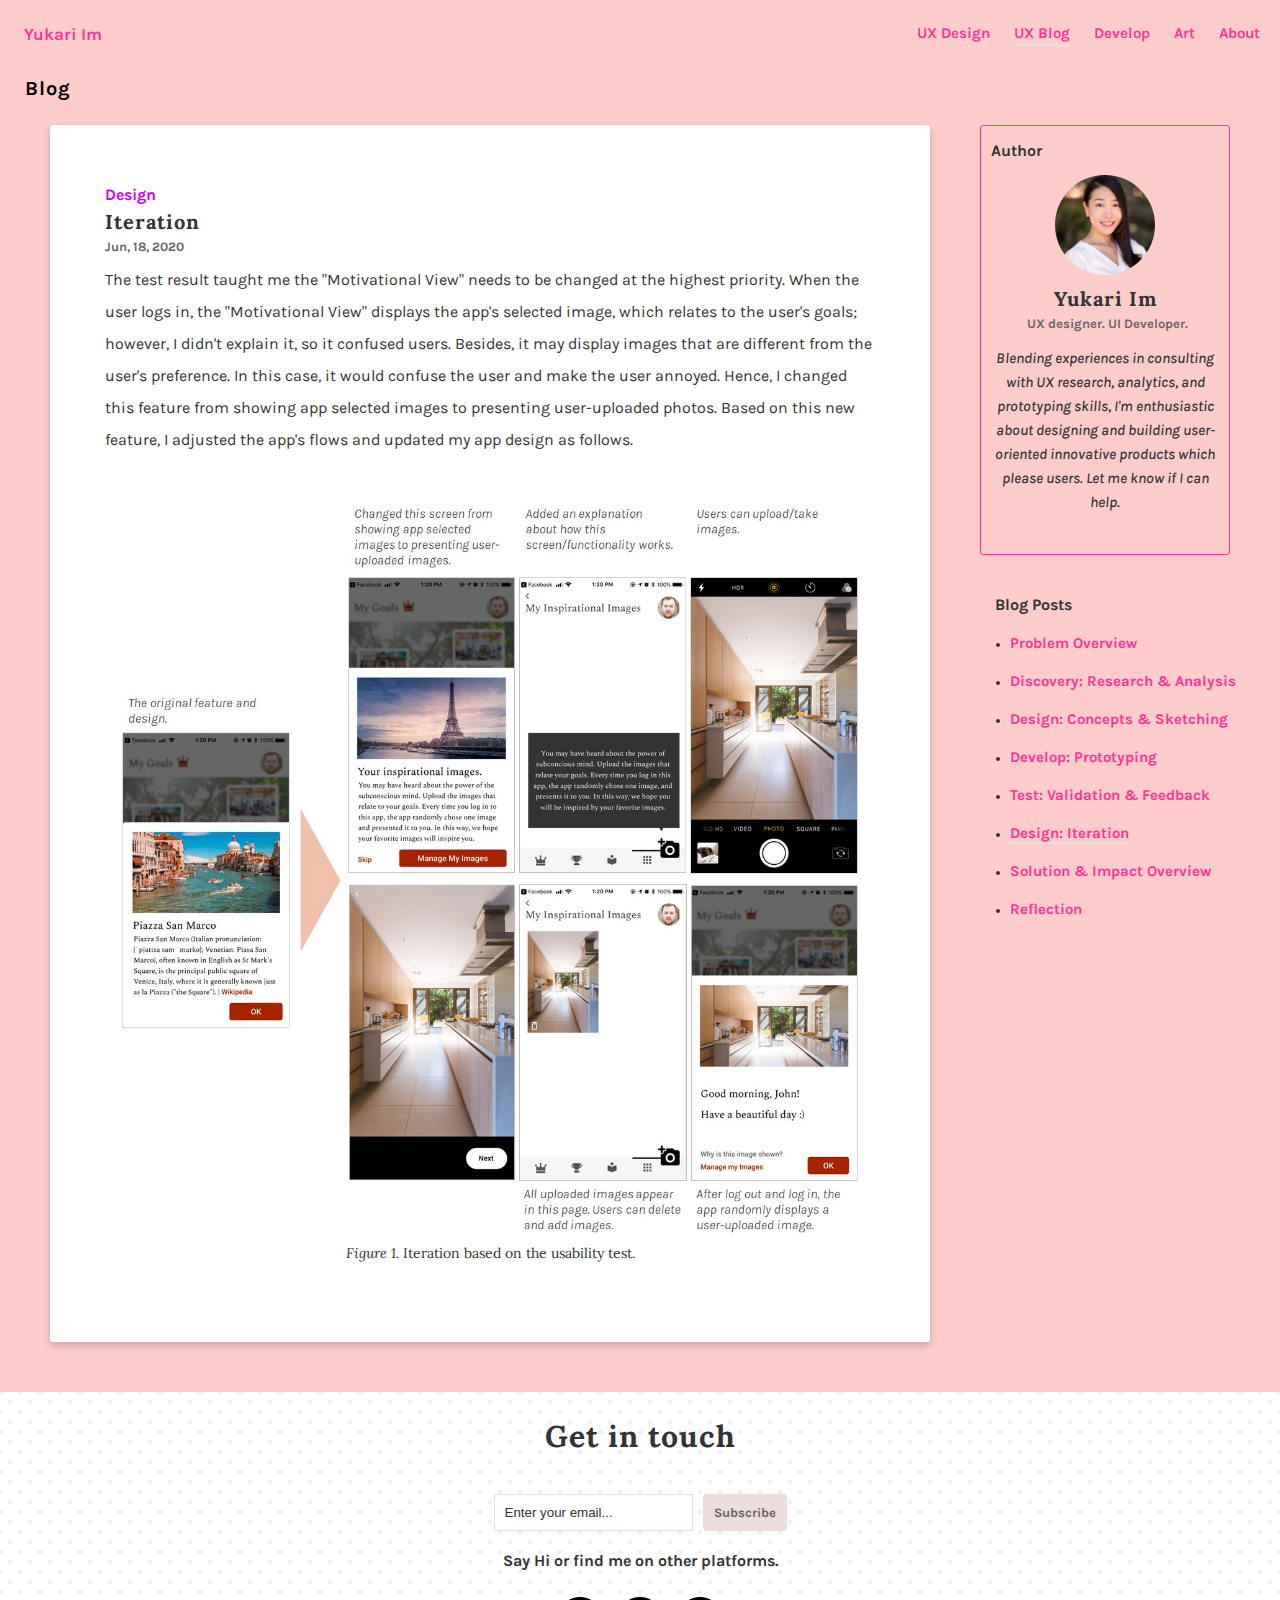
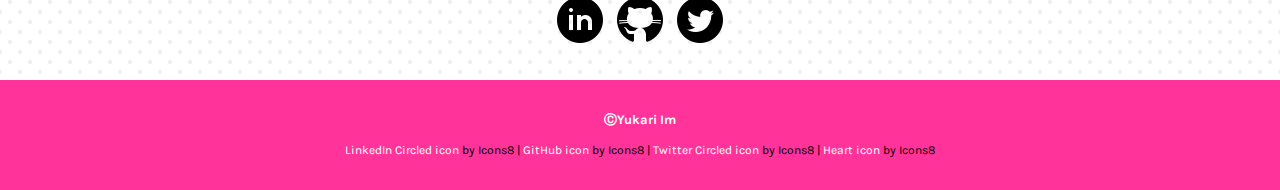
<file: blog/iteration.html>
<!DOCTYPE html>
<html lang="en">
<head>
    <meta charset="UTF-8">
    <meta name="description" content="Yukari Im UX Design Blog Design Iteration">
    <meta name="keyword" content="UX, UX Design, Front End, Dev, Design, Iteration">
    <meta name="author" content="Yukari Im">
    <meta name="viewport" content="width=device-width, initial-scale=1.0">
    <link rel="icon" href="../image/favicon.ico">
    <link rel="stylesheet" href="../css/style.css">
    <title>Yukari Im</title>
</head>
<body>
    <div class="wrapper">
        <nav class="header-nav">
            <div class="brand-title"><a class="brand-link" href="../index.html">Yukari Im</a></div>
            <div class="nav-bar">
                <ul class="nav-list">
                    <li class="nav-list-item"><a class="nav-link" href="../index.html">UX Design</a></li>
                    <li class="nav-list-item"><a class="nav-link active" href="#">UX Blog</a></li>
                    <li class="nav-list-item"><a class="nav-link" href="../develop/develop.html">Develop</a></li>
                    <li class="nav-list-item"><a class="nav-link" href="../art/art.html">Art</a></li>
                    <li class="nav-list-item"><a class="nav-link" href="../about.html">About</a></li>
                </ul>
            </div>
        </nav>

        <section class="blog-wrapper">
            <div class="page-title">
                <h1 class="title-text">Blog</h1>
            </div>
            <article class="blog-content">
                <h2 class="design">Design</h2>
                <h1>Iteration</h1>
                <h3>Jun, 18, 2020</h3> 
                <p class="blog-text">
                    The test result taught me the "Motivational View" needs to be changed at the highest priority. When the user logs in, the "Motivational View" displays the app's selected image, which relates to the user's goals; however, I didn't explain it, so it confused users. Besides, it may display images that are different from the user's preference. In this case, it would confuse the user and make the user annoyed. Hence, I changed this feature from showing app selected images to presenting user-uploaded photos. Based on this new feature, I adjusted the app's flows and updated my app design as follows.
                </p>
                <figure>
                    <div class="blog-image">
                        <img class="image-iteration" src="../image/iteration-b.JPG" alt="Discovery Phase Deliverables">
                        <figcaption class="image-caption">
                            <i>Figure 1.</i> Iteration based on the usability test.
                        </figcaption>
                    </div>
                </figure>
            </article>

            <aside class="author-wrapper">
                <div class="author">
                    <h2>Author</h2>
                </div>
                <div class="profile-photo">
                    <img class="avatar" src="../image/profile_photo.jpg" alt="Yukari Im Photo">
                </div>
                <div class="profile-description">
                    <h1>Yukari Im</h1>
                    <h3>UX designer. UI Developer.</h3>
                    <h4>Blending experiences in
                        consulting with UX research, analytics, and prototyping skills,
                        I'm enthusiastic about designing and building user-oriented
                        innovative products which please users. Let me know if I can help.</h4>
                </div>
            </aside>
    
            <aside class="blog-nav">
                <h2>Blog Posts</h2>
                <ul class="blog-posts">
                    <li class="blog-post">
                        <a class="blog-link" href="./research.html">Problem Overview</a>
                    </li>
                    <li class="blog-post">
                        <a class="blog-link" href="./discovery.html">
                            Discovery: Research & Analysis
                        </a>
                    </li>
                    <li class="blog-post">
                        <a class="blog-link" href="./design.html">Design: Concepts & Sketching</a>
                    </li>
                    <li class="blog-post">
                        <a class="blog-link" href="./prototype.html">Develop: Prototyping</a>
                    </li>
                    <li class="blog-post">
                        <a class="blog-link" href="./test.html">Test: Validation & Feedback</a>
                    </li>
                    <li class="blog-post">
                        <a class="blog-link active" href="#">Design: Iteration</a>
                    </li>
                    <li class="blog-post">
                        <a class="blog-link" href="./solution.html">Solution & Impact Overview</a>
                    </li>
                    <li class="blog-post">
                        <a class="blog-link" href="./reflection.html">Reflection</a>
                    </li>
                </ul>
            </aside>
        </section>

        <div class="contact-wrapper">
            <h1 class="get-in-touch">Get in touch</h1>
            <form>
                <input class="subscribe-form" type="email" value="Enter your email...">
                <input class="subscribe-button" type="button" value="Subscribe">
            </form>
            <h2 class="say-hi">Say Hi or find me on other platforms.</h2>
            <div class="social">
                <a class="social-icon linkedin" href="https://www.linkedin.com/in/yukari-im/" target="_blank" rel="noopener noreferrer">
                </a>
                <a class="social-icon github" href="https://github.com/yukariIm8" target="_blank" rel="noopener noreferrer">
                </a>
                <a class="social-icon twitter" href="https://twitter.com/YukariIm" target="_blank" rel="noopener noreferrer"></a>
            </div>
        </div>
        <a href="" id ="page__top" class="top__button hide">TOP</a>
        <footer>
            <p class="footer-text">&#9400;Yukari Im</p>
            <p class="icon8-text">
                <a class="icon8-link" href="https://icons8.com/icons/set/linkedin-circled" target="_blank" rel="noopener noreferrer">
                    LinkedIn Circled icon</a>
                     by
                <a class="icon8-text" href="https://icons8.com" target="_blank" rel="noopener noreferrer">
                     Icons8 |</a>
                <a class="icon8-link" href="https://icons8.com/icons/set/github" target="_blank" rel="noopener noreferrer"> GitHub icon</a> 
                     by 
                <a class="icon8-text" href="https://icons8.com" target="_blank" rel="noopener noreferrer">
                     Icons8 |</a>
                <a class="icon8-link" href="https://icons8.com/icons/set/twitter-circled" target="_blank" rel="noopener noreferrer">
                     Twitter Circled icon</a> 
                     by
                <a class="icon8-text" href="https://icons8.com" target="_blank" rel="noopener noreferrer">
                     Icons8 |</a>
                <a class="icon8-link" href="https://icons8.com/icon/91340/heart" target="_blank" rel="noopener noreferrer"> Heart icon</a> 
                    by 
                <a class="icon8-text" href="https://icons8.com" target="_blank" rel="noopener noreferrer">Icons8</a>
            </p>
        </footer>
    </div>
    <script src='../js/app.js'></script>
</body>
</html>
</file>
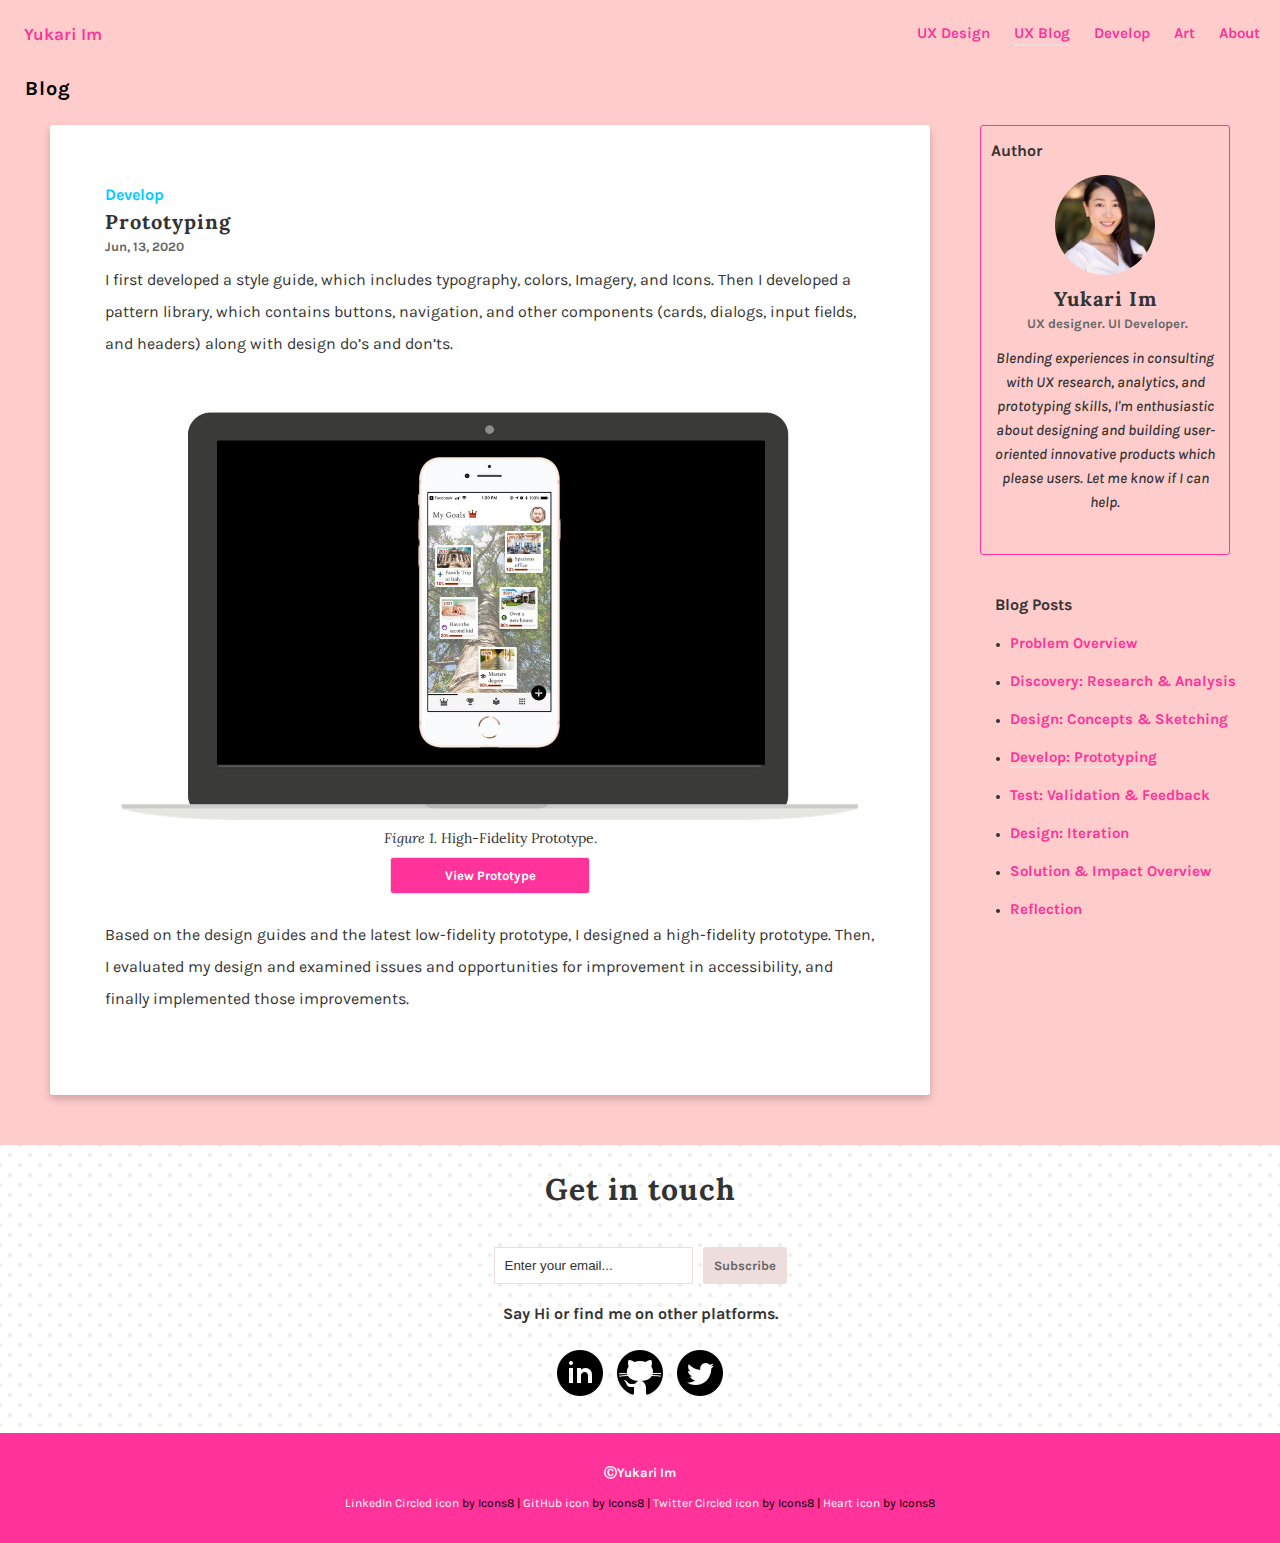
<file: blog/prototype.html>
<!DOCTYPE html>
<html lang="en">
<head>
    <meta charset="UTF-8">
    <meta name="description" content="Yukari Im UX Design Blog Develop Prototyping">
    <meta name="keyword" content="UX, UX Design, Front End, Dev, Develop, Prototyping">
    <meta name="author" content="Yukari Im">
    <meta name="viewport" content="width=device-width, initial-scale=1.0">
    <link rel="icon" href="../image/favicon.ico">
    <link rel="stylesheet" href="../css/style.css">
    <title>Yukari Im</title>
</head>
<body>
    <div class="wrapper">
        <nav class="header-nav">
            <div class="brand-title"><a class="brand-link" href="../index.html">Yukari Im</a></div>
            <div class="nav-bar">
                <ul class="nav-list">
                    <li class="nav-list-item"><a class="nav-link" href="../index.html">UX Design</a></li>
                    <li class="nav-list-item"><a class="nav-link active" href="#">UX Blog</a></li>
                    <li class="nav-list-item"><a class="nav-link" href="../develop/develop.html">Develop</a></li>
                    <li class="nav-list-item"><a class="nav-link" href="../art/art.html">Art</a></li>
                    <li class="nav-list-item"><a class="nav-link" href="../about.html">About</a></li>
                </ul>
            </div>
        </nav>

        <section class="blog-wrapper">
            <div class="page-title">
                <h1 class="title-text">Blog</h1>
            </div>
            <article class="blog-content">
                <h2 class="prototype">Develop</h2>
                <h1>Prototyping</h1>
                <h3>Jun, 13, 2020</h3> 
                <p class="blog-text">
                    I first developed a style guide, which includes typography, 
                    colors, Imagery, and Icons. Then I developed a pattern 
                    library, which contains buttons, navigation, and other 
                    components (cards, dialogs, input fields, and headers) 
                    along with design do’s and don’ts.
                </p>
                <figure>
                    <div class="blog-image">
                        <img class="image-prototype" src="../image/prototype-b.JPG" alt="High Fidelity Prototype">
                        <figcaption class="image-caption">
                            <i>Figure 1.</i> High-Fidelity Prototype.
                        </figcaption>
                        <a href="https://www.figma.com/proto/2myvwapd7q7ciwz62tSDOn/Project4-Iteration-Usability-Test?node-id=197:61&scaling=scale-down" target="_blank" rel="noopener noreferrer">
                            <input class="view-button" type="button" value="View Prototype">
                        </a>
                    </div>
                </figure>

                <p class="blog-text">
                    Based on the design guides and the latest low-fidelity 
                    prototype, I designed a high-fidelity prototype. Then, I 
                    evaluated my design and examined issues and 
                    opportunities for improvement in accessibility, and 
                    finally implemented those improvements.                  
                </p>
            </article>

            <aside class="author-wrapper">
                <div class="author">
                    <h2>Author</h2>
                </div>
                <div class="profile-photo">
                    <img class="avatar" src="../image/profile_photo.jpg" alt="Yukari Im Photo">
                </div>
                <div class="profile-description">
                    <h1>Yukari Im</h1>
                    <h3>UX designer. UI Developer.</h3>
                    <h4>Blending experiences in
                        consulting with UX research, analytics, and prototyping skills,
                        I'm enthusiastic about designing and building user-oriented
                        innovative products which please users. Let me know if I can help.</h4>
                </div>
            </aside>
    
            <aside class="blog-nav">
                <h2>Blog Posts</h2>
                <ul class="blog-posts">
                    <li class="blog-post">
                        <a class="blog-link" href="./research.html">Problem Overview</a>
                    </li>
                    <li class="blog-post">
                        <a class="blog-link" href="./discovery.html">
                            Discovery: Research & Analysis
                        </a>
                    </li>
                    <li class="blog-post">
                        <a class="blog-link" href="./design.html">Design: Concepts & Sketching</a>
                    </li>
                    <li class="blog-post">
                        <a class="blog-link active" href="#">Develop: Prototyping</a>
                    </li>
                    <li class="blog-post">
                        <a class="blog-link" href="./test.html">Test: Validation & Feedback</a>
                    </li>
                    <li class="blog-post">
                        <a class="blog-link" href="./iteration.html">Design: Iteration</a>
                    </li>
                    <li class="blog-post">
                        <a class="blog-link" href="./solution.html">Solution & Impact Overview</a>
                    </li>
                    <li class="blog-post">
                        <a class="blog-link" href="./reflection.html">Reflection</a>
                    </li>
                </ul>
            </aside>
        </section>

        <div class="contact-wrapper">
            <h1 class="get-in-touch">Get in touch</h1>
            <form>
                <input class="subscribe-form" type="email" value="Enter your email...">
                <input class="subscribe-button" type="button" value="Subscribe">
            </form>
            <h2 class="say-hi">Say Hi or find me on other platforms.</h2>
            <div class="social">
                <a class="social-icon linkedin" href="https://www.linkedin.com/in/yukari-im/" target="_blank" rel="noopener noreferrer">
                </a>
                <a class="social-icon github" href="https://github.com/yukariIm8" target="_blank" rel="noopener noreferrer">
                </a>
                <a class="social-icon twitter" href="https://twitter.com/YukariIm" target="_blank" rel="noopener noreferrer"></a>
            </div>
        </div>
        <a href="" id ="page__top" class="top__button hide">TOP</a>
        <footer>
            <p class="footer-text">&#9400;Yukari Im</p>
            <p class="icon8-text">
                <a class="icon8-link" href="https://icons8.com/icons/set/linkedin-circled" target="_blank" rel="noopener noreferrer">
                    LinkedIn Circled icon</a>
                     by
                <a class="icon8-text" href="https://icons8.com" target="_blank" rel="noopener noreferrer">
                     Icons8 |</a>
                <a class="icon8-link" href="https://icons8.com/icons/set/github" target="_blank" rel="noopener noreferrer"> GitHub icon</a> 
                     by 
                <a class="icon8-text" href="https://icons8.com" target="_blank" rel="noopener noreferrer">
                     Icons8 |</a>
                <a class="icon8-link" href="https://icons8.com/icons/set/twitter-circled" target="_blank" rel="noopener noreferrer">
                     Twitter Circled icon</a> 
                     by
                <a class="icon8-text" href="https://icons8.com" target="_blank" rel="noopener noreferrer">
                     Icons8 |</a>
                <a class="icon8-link" href="https://icons8.com/icon/91340/heart" target="_blank" rel="noopener noreferrer"> Heart icon</a> 
                    by 
                <a class="icon8-text" href="https://icons8.com" target="_blank" rel="noopener noreferrer">Icons8</a>
            </p>
        </footer>
    </div>
    <script src='../js/app.js'></script>
</body>
</html>
</file>
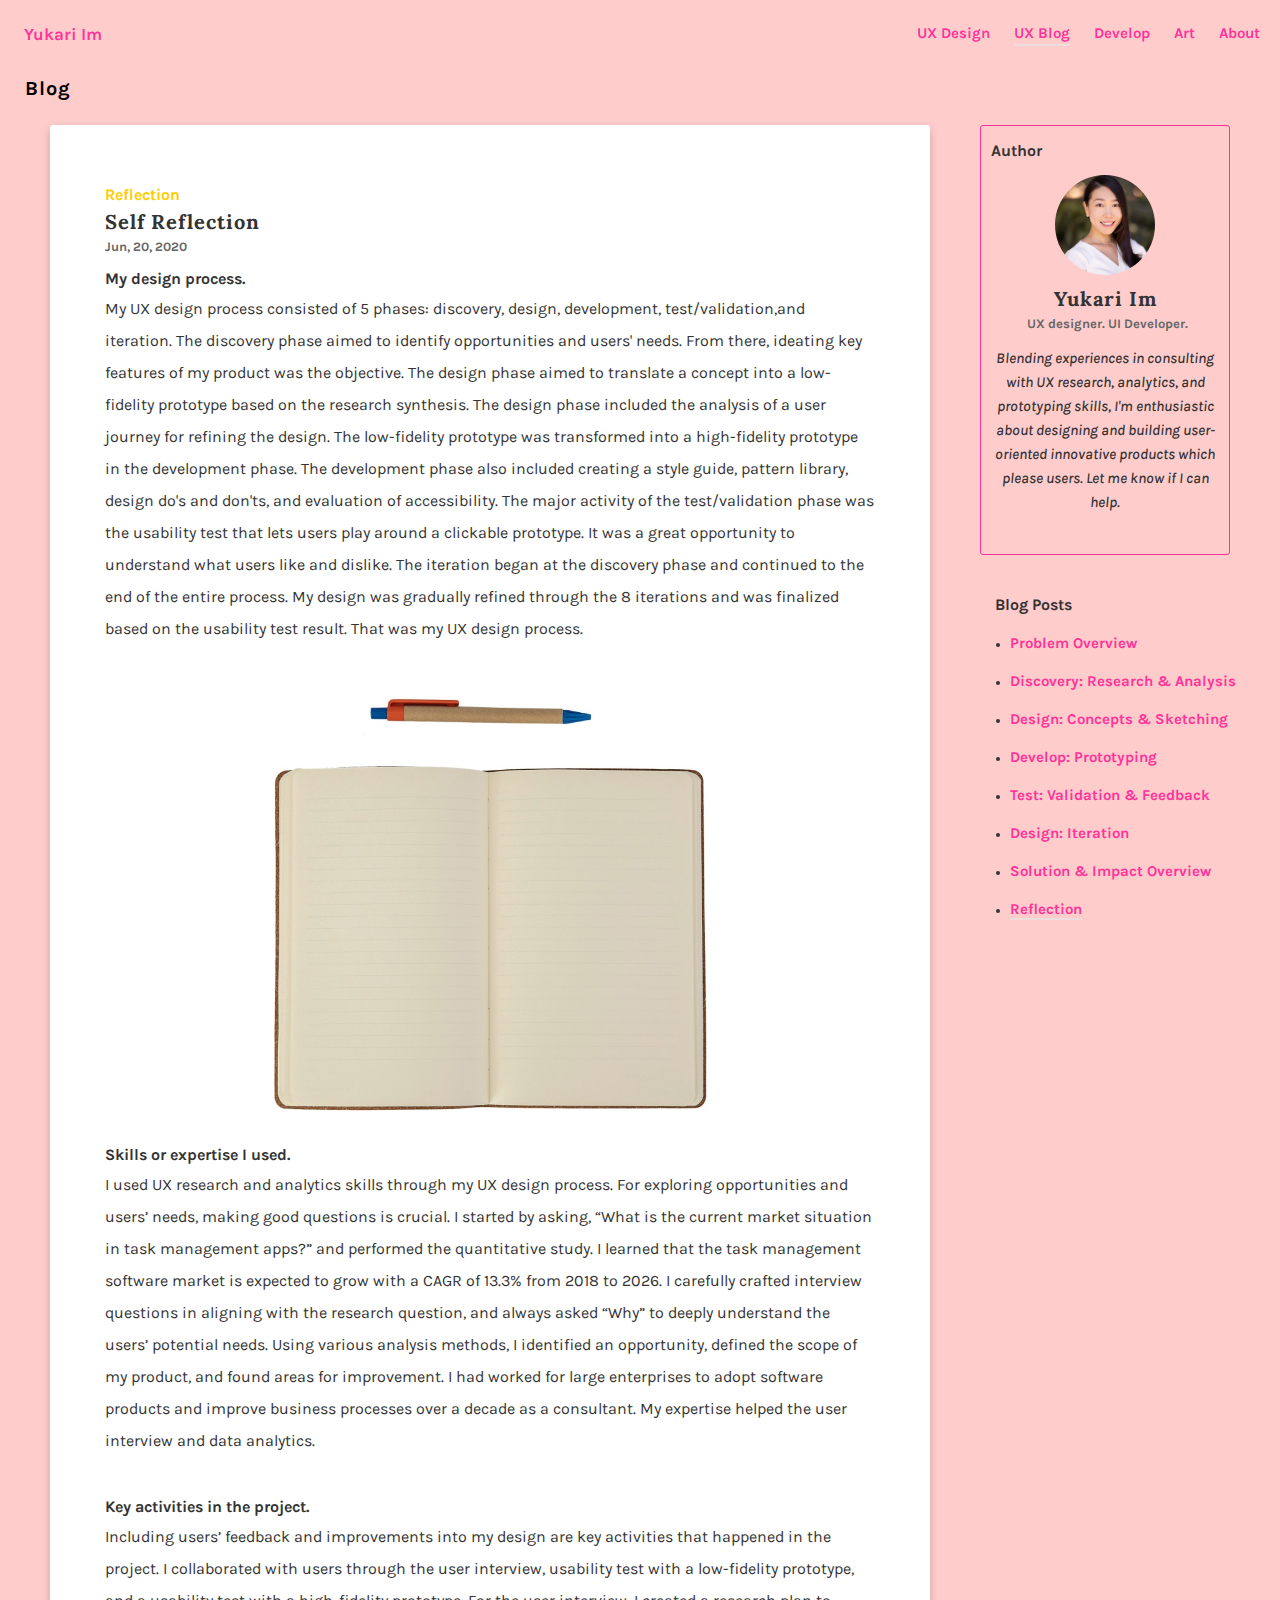
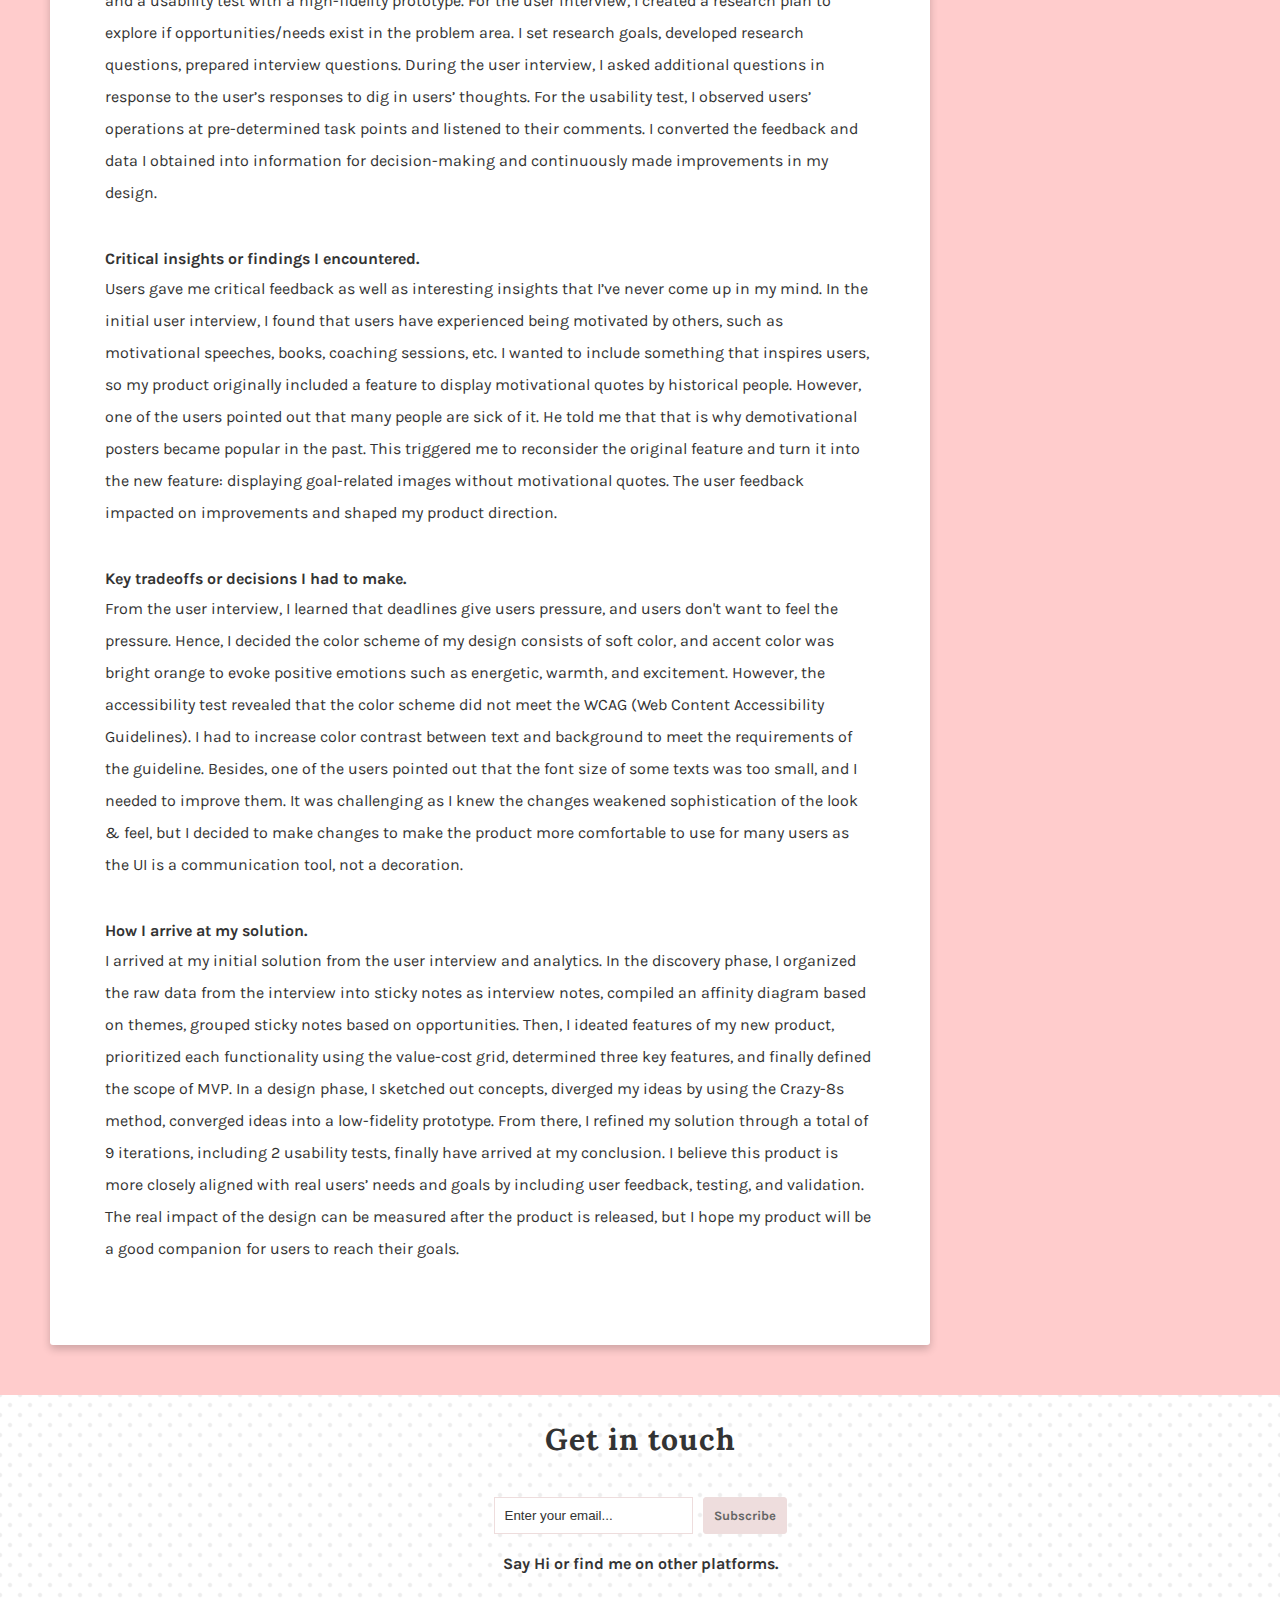
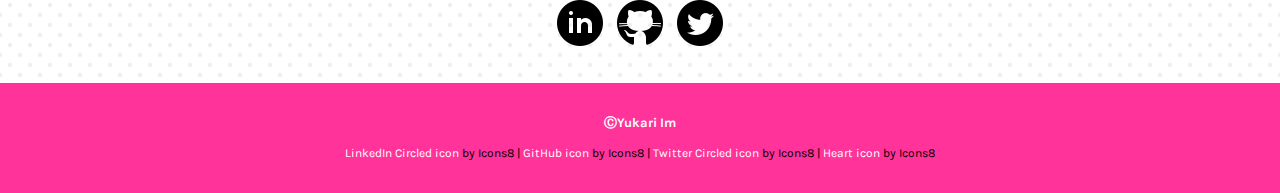
<file: blog/reflection.html>
<!DOCTYPE html>
<html lang="en">
<head>
    <meta charset="UTF-8">
    <meta name="description" content="Yukari Im UX Design Blog Reflection">
    <meta name="keyword" content="UX, UX Design, Front End, Dev, Reflection">
    <meta name="author" content="Yukari Im">
    <meta name="viewport" content="width=device-width, initial-scale=1.0">
    <link rel="icon" href="../image/favicon.ico">
    <link rel="stylesheet" href="../css/style.css">
    <title>Yukari Im</title>
</head>
<body>
    <div class="wrapper">
        <nav class="header-nav">
            <div class="brand-title"><a class="brand-link" href="../index.html">Yukari Im</a></div>
            <div class="nav-bar">
                <ul class="nav-list">
                    <li class="nav-list-item"><a class="nav-link" href="../index.html">UX Design</a></li>
                    <li class="nav-list-item"><a class="nav-link active" href="#">UX Blog</a></li>
                    <li class="nav-list-item"><a class="nav-link" href="../develop/develop.html">Develop</a></li>
                    <li class="nav-list-item"><a class="nav-link" href="../art/art.html">Art</a></li>
                    <li class="nav-list-item"><a class="nav-link" href="../about.html">About</a></li>
                </ul>
            </div>
        </nav>

        <section class="blog-wrapper">
            <div class="page-title">
                <h1 class="title-text">Blog</h1>
            </div>
            <article class="blog-content">
                <h2 class="reflection">Reflection</h2>
                <h1>Self Reflection</h1>
                <h3>Jun, 20, 2020</h3>
                <h2>My design process.</h2> 
                <p class="blog-text">
                    My UX design process consisted of 5 phases: discovery, design, development, test/validation,and iteration. The discovery phase aimed to identify opportunities and users' needs. From there, ideating key features of my product was the objective. The design phase aimed to translate a concept into a low-fidelity prototype based on the research synthesis. The design phase included the analysis of a user journey for refining the design. The low-fidelity prototype was transformed into a high-fidelity prototype in the development phase. The development phase also included creating a style guide, pattern library, design do's and don'ts, and evaluation of accessibility. The major activity of the test/validation phase was the usability test that lets users play around a clickable prototype. It was a great opportunity to understand what users like and dislike. The iteration began at the discovery phase and continued to the end of the entire process. My design was gradually refined through the 8 iterations and was finalized based on the usability test result. That was my UX design process.
                </p>
                <figure>
                    <div class="blog-image">
                        <img class="image-reflection" src="../image/reflection-b.jpg" alt="Self reflection">
                    </div>
                </figure>
                <h2>Skills or expertise I used.</h2>
                <p class="blog-text">
                    I used UX research and analytics skills through my UX design process. For exploring opportunities and users’ needs, making good questions is crucial. I started by asking, “What is the current market situation in task management apps?” and performed the quantitative study. I learned that the task management software market is expected to grow with a CAGR of 13.3% from 2018 to 2026. I carefully crafted interview questions in aligning with the research question, and always asked “Why” to deeply understand the users’ potential needs. Using various analysis methods, I identified an opportunity, defined the scope of my product, and found areas for improvement. I had worked for large enterprises to adopt software products and improve business processes over a decade as a consultant. My expertise helped the user interview and data analytics.
                </p>
                <h2>Key activities in the project.</h2>
                <p class="blog-text">
                    Including users’ feedback and improvements into my design are key activities that happened in the project. I collaborated with users through the user interview, usability test with a low-fidelity prototype, and a usability test with a high-fidelity prototype. For the user interview, I created a research plan to explore if opportunities/needs exist in the problem area. I set research goals, developed research questions, prepared interview questions. During the user interview, I asked additional questions in response to the user’s responses to dig in users’ thoughts. For the usability test, I observed users’ operations at pre-determined task points and listened to their comments. I converted the feedback and data I obtained into information for decision-making and continuously made improvements in my design.
                </p>
                <h2>Critical insights or findings I encountered.</h2>
                <p class="blog-text">
                    Users gave me critical feedback as well as interesting insights that I’ve never come up in my mind. In the initial user interview, I found that users have experienced being motivated by others, such as motivational speeches, books, coaching sessions, etc. I wanted to include something that inspires users, so my product originally included a feature to display motivational quotes by historical people. However, one of the users pointed out that many people are sick of it. He told me that that is why demotivational posters became popular in the past. This triggered me to reconsider the original feature and turn it into the new feature: displaying goal-related images without motivational quotes. The user feedback impacted on improvements and shaped my product direction.
                    </p>
                    <h2>Key tradeoffs or decisions I had to make.</h2>
                    <p class="blog-text">
                        From the user interview, I learned that deadlines give users pressure, and users don't want to feel the pressure. Hence, I decided the color scheme of my design consists of soft color, and accent color was bright orange to evoke positive emotions such as energetic, warmth, and excitement. However, the accessibility test revealed that the color scheme did not meet the WCAG (Web Content Accessibility Guidelines). I had to increase color contrast between text and background to meet the requirements of the guideline. Besides, one of the users pointed out that the font size of some texts was too small, and I needed to improve them. It was challenging as I knew the changes weakened sophistication of the look & feel, but I decided to make changes to make the product more comfortable to use for many users as the UI is a communication tool, not a decoration.
                    </p>
                    <h2>How I arrive at my solution.</h2>
                    <p class="blog-text">
                        I arrived at my initial solution from the user interview and analytics. In the discovery phase, I organized the raw data from the interview into sticky notes as interview notes, compiled an affinity diagram based on themes, grouped sticky notes based on opportunities. Then, I ideated features of my new product, prioritized each functionality using the value-cost grid, determined three key features, and finally defined the scope of MVP. In a design phase, I sketched out concepts, diverged my ideas by using the Crazy-8s method, converged ideas into a low-fidelity prototype. From there, I refined my solution through a total of 9 iterations, including 2 usability tests, finally have arrived at my conclusion. I believe this product is more closely aligned with real users’ needs and goals by including user feedback, testing, and validation. The real impact of the design can be measured after the product is released, but I hope my product will be a good companion for users to reach their goals.
                    </p>
            </article>

            <aside class="author-wrapper">
                <div class="author">
                    <h2>Author</h2>
                </div>
                <div class="profile-photo">
                    <img class="avatar" src="../image/profile_photo.jpg" alt="Yukari Im Photo">
                </div>
                <div class="profile-description">
                    <h1>Yukari Im</h1>
                    <h3>UX designer. UI Developer.</h3>
                    <h4>Blending experiences in
                        consulting with UX research, analytics, and prototyping skills,
                        I'm enthusiastic about designing and building user-oriented
                        innovative products which please users. Let me know if I can help.</h4>
                </div>
            </aside>

            <aside class="blog-nav">
                <h2>Blog Posts</h2>
                <ul class="blog-posts">
                    <li class="blog-post">
                        <a class="blog-link" href="./research.html">Problem Overview</a>
                    </li>
                    <li class="blog-post">
                        <a class="blog-link" href="./discovery.html">
                            Discovery: Research & Analysis
                        </a>
                    </li>
                    <li class="blog-post">
                        <a class="blog-link" href="./design.html">Design: Concepts & Sketching</a>
                    </li>
                    <li class="blog-post">
                        <a class="blog-link" href="./prototype.html">Develop: Prototyping</a>
                    </li>
                    <li class="blog-post">
                        <a class="blog-link" href="./test.html">Test: Validation & Feedback</a>
                    </li>
                    <li class="blog-post">
                        <a class="blog-link" href="./iteration.html">Design: Iteration</a>
                    </li>
                    <li class="blog-post">
                        <a class="blog-link" href="./solution.html">Solution & Impact Overview</a>
                    </li>
                    <li class="blog-post">
                        <a class="blog-link active" href="#">Reflection</a>
                    </li>
                </ul>
            </aside>
        </section>

        <div class="contact-wrapper">
            <h1 class="get-in-touch">Get in touch</h1>
            <form>
                <input class="subscribe-form" type="email" value="Enter your email...">
                <input class="subscribe-button" type="button" value="Subscribe">
            </form>
            <h2 class="say-hi">Say Hi or find me on other platforms.</h2>
            <div class="social">
                <a class="social-icon linkedin" href="https://www.linkedin.com/in/yukari-im/" target="_blank" rel="noopener noreferrer">
                </a>
                <a class="social-icon github" href="https://github.com/yukariIm8" target="_blank" rel="noopener noreferrer">
                </a>
                <a class="social-icon twitter" href="https://twitter.com/YukariIm" target="_blank" rel="noopener noreferrer"></a>
            </div>
        </div>
        <a href="" id ="page__top" class="top__button hide">TOP</a>
        <footer>
            <p class="footer-text">&#9400;Yukari Im</p>
            <p class="icon8-text">
                <a class="icon8-link" href="https://icons8.com/icons/set/linkedin-circled" target="_blank" rel="noopener noreferrer">
                    LinkedIn Circled icon</a>
                     by
                <a class="icon8-text" href="https://icons8.com" target="_blank" rel="noopener noreferrer">
                     Icons8 |</a>
                <a class="icon8-link" href="https://icons8.com/icons/set/github" target="_blank" rel="noopener noreferrer"> GitHub icon</a> 
                     by 
                <a class="icon8-text" href="https://icons8.com" target="_blank" rel="noopener noreferrer">
                     Icons8 |</a>
                <a class="icon8-link" href="https://icons8.com/icons/set/twitter-circled" target="_blank" rel="noopener noreferrer">
                     Twitter Circled icon</a> 
                     by
                <a class="icon8-text" href="https://icons8.com" target="_blank" rel="noopener noreferrer">
                     Icons8 |</a>
                <a class="icon8-link" href="https://icons8.com/icon/91340/heart" target="_blank" rel="noopener noreferrer"> Heart icon</a> 
                    by 
                <a class="icon8-text" href="https://icons8.com" target="_blank" rel="noopener noreferrer">Icons8</a>
            </p>
        </footer>
    </div>
    <script src='../js/app.js'></script>
</body>
</html>
</file>
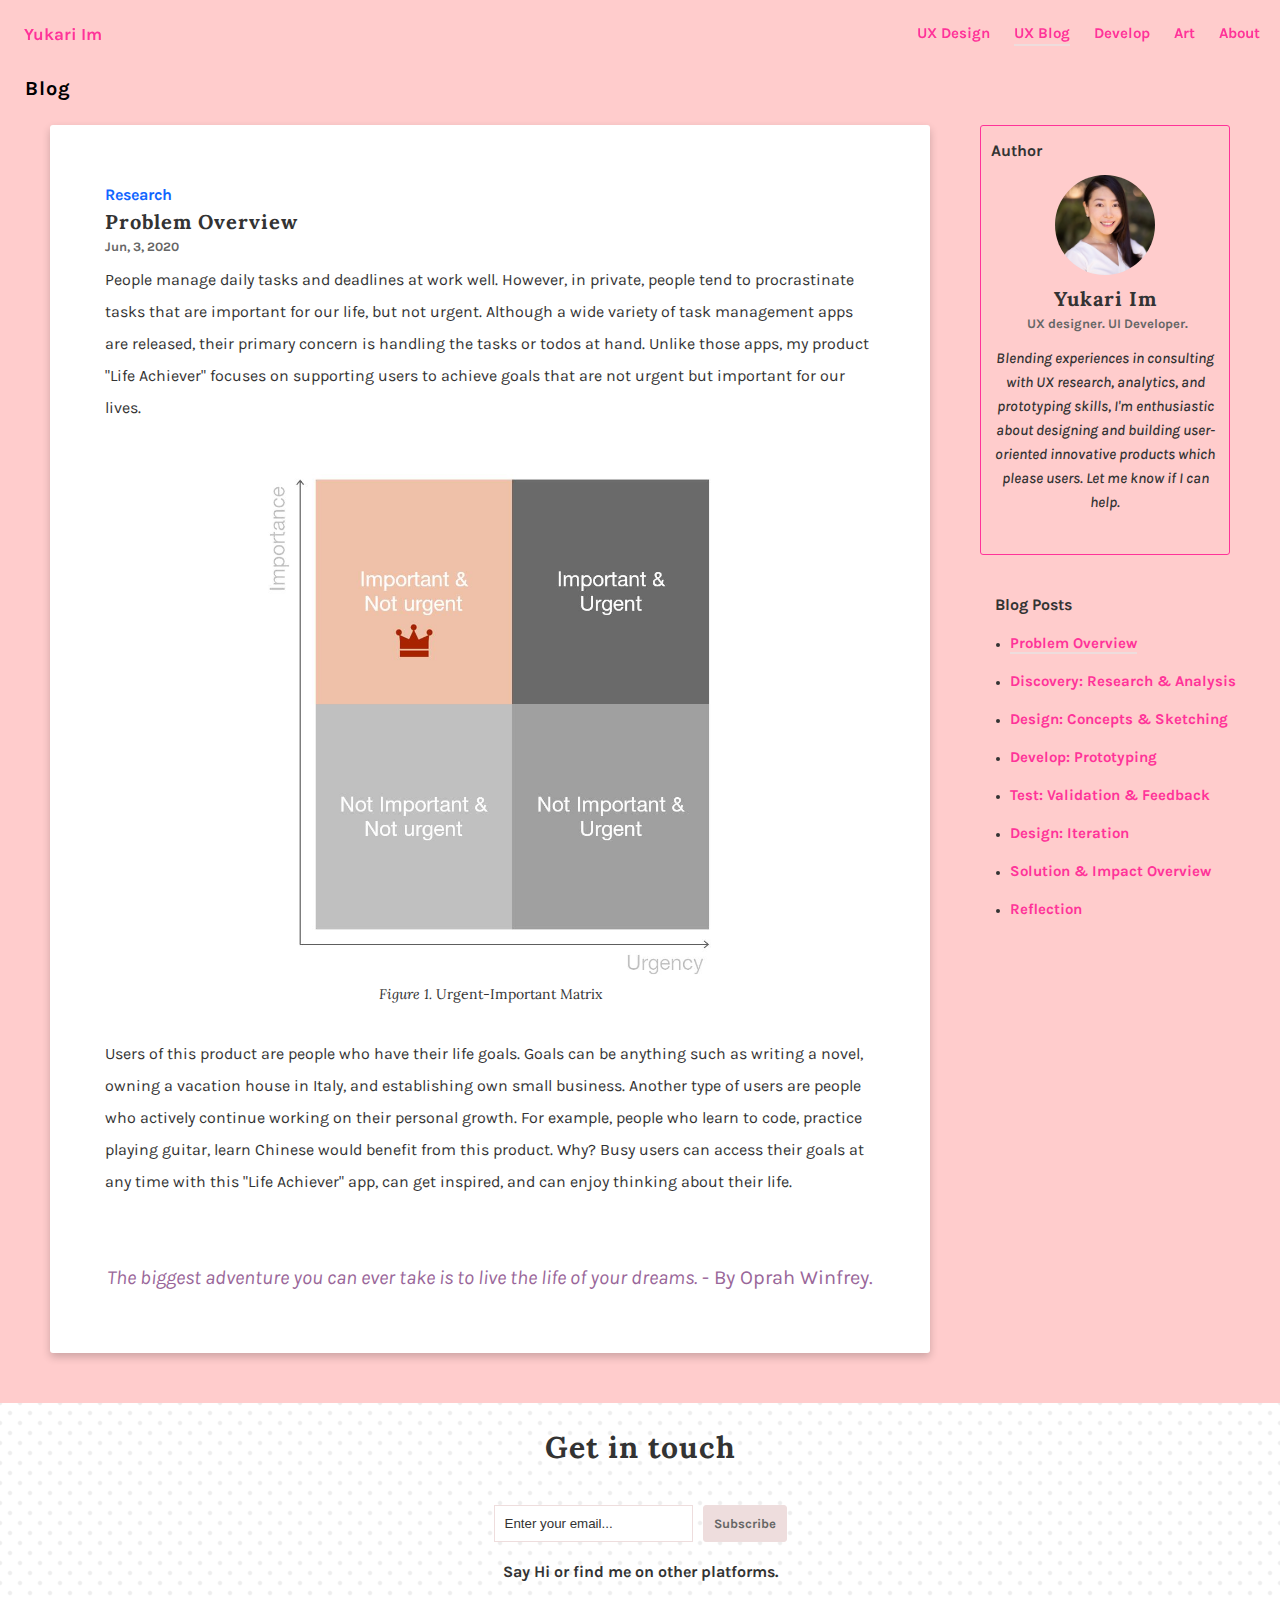
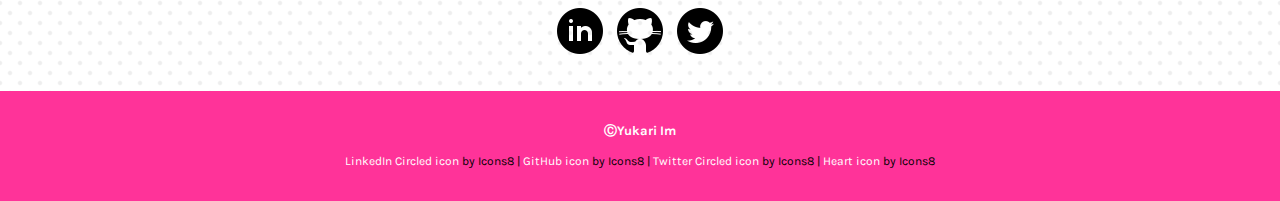
<file: blog/research.html>
<!DOCTYPE html>
<html lang="en">
<head>
    <meta charset="UTF-8">
    <meta name="description" content="Yukari Im UX Design Blog Research Problem Overview">
    <meta name="keyword" content="UX, UX Design, Front End, Dev, Research, Problem, Challenge">
    <meta name="author" content="Yukari Im">
    <meta name="viewport" content="width=device-width, initial-scale=1.0">
    <link rel="icon" href="../image/favicon.ico">
    <link rel="stylesheet" href="../css/style.css">
    <title>Yukari Im</title>
</head>
<body>
    <div class="wrapper">
        <nav class="header-nav">
            <div class="brand-title"><a class="brand-link" href="../index.html">Yukari Im</a></div>
            <div class="nav-bar">
                <ul class="nav-list">
                    <li class="nav-list-item"><a class="nav-link" href="../index.html">UX Design</a></li>
                    <li class="nav-list-item"><a class="nav-link active" href="#">UX Blog</a></li>
                    <li class="nav-list-item"><a class="nav-link" href="../develop/develop.html">Develop</a></li>
                    <li class="nav-list-item"><a class="nav-link" href="../art/art.html">Art</a></li>
                    <li class="nav-list-item"><a class="nav-link" href="../about.html">About</a></li>
                </ul>
            </div>
        </nav>

        <section class="blog-wrapper">
            <div class="page-title">
                <h1 class="title-text">Blog</h1>
            </div>
            <article class="blog-content">
                <h2 class="research">Research</h2>
                <h1>Problem Overview</h1>
                <h3>Jun, 3, 2020</h3> 
                <p class="blog-text">
                    People manage daily tasks and deadlines at work well. However, in private, people tend to procrastinate tasks that are important for our life, but not urgent. Although a wide variety of task management apps are released, their primary concern is handling the tasks or todos at hand. Unlike those apps, my product "Life Achiever" focuses on supporting users to achieve goals that are not urgent but important for our lives.
                </p>
                <figure>
                    <div class="blog-image">
                        <img class="image-research" src="../image/research-b.JPG" alt="Product Positioning">
                        <figcaption class="image-caption">
                            <i>Figure 1.</i> Urgent-Important Matrix
                        </figcaption>
                    </div>
                </figure>
                <p class="blog-text">
                    Users of this product are people who have their life goals. Goals can be anything such as writing a novel, owning a vacation house in Italy, and establishing own small business. Another type of users are people who actively continue working on their personal growth. For example, people who learn to code, practice playing guitar, learn Chinese would benefit from this product. Why? Busy users can access their goals at any time with this "Life Achiever" app, can get inspired, and can enjoy thinking about their life.
                </p>
                <p class="blog-quote">
                    <cite>The biggest adventure you can ever take is to live the life of your dreams.</cite> - By Oprah Winfrey.
                </p>
            </article>

            <aside class="author-wrapper">
                <div class="author">
                    <h2>Author</h2>
                </div>
                <div class="profile-photo">
                    <img class="avatar" src="../image/profile_photo.jpg" alt="Yukari Im Photo">
                </div>
                <div class="profile-description">
                    <h1>Yukari Im</h1>
                    <h3>UX designer. UI Developer.</h3>
                    <h4>Blending experiences in
                        consulting with UX research, analytics, and prototyping skills,
                        I'm enthusiastic about designing and building user-oriented
                        innovative products which please users. Let me know if I can help.</h4>
                </div>
            </aside>
    
            <aside class="blog-nav">
                <h2>Blog Posts</h2>
                <ul class="blog-posts">
                    <li class="blog-post">
                        <a class="blog-link active" href="#">Problem Overview</a>
                    </li>
                    <li class="blog-post">
                        <a class="blog-link" href="./discovery.html">
                            Discovery: Research & Analysis
                        </a>
                    </li>
                    <li class="blog-post">
                        <a class="blog-link" href="./design.html">Design: Concepts & Sketching</a>
                    </li>
                    <li class="blog-post">
                        <a class="blog-link" href="./prototype.html">Develop: Prototyping</a>
                    </li>
                    <li class="blog-post">
                        <a class="blog-link" href="./test.html">Test: Validation & Feedback</a>
                    </li>
                    <li class="blog-post">
                        <a class="blog-link" href="./iteration.html">Design: Iteration</a>
                    </li>
                    <li class="blog-post">
                        <a class="blog-link" href="./solution.html">Solution & Impact Overview</a>
                    </li>
                    <li class="blog-post">
                        <a class="blog-link" href="./reflection.html">Reflection</a>
                    </li>
                </ul>
            </aside>
        </section>

        <div class="contact-wrapper">
            <h1 class="get-in-touch">Get in touch</h1>
            <form>
                <input class="subscribe-form" type="email" value="Enter your email...">
                <input class="subscribe-button" type="button" value="Subscribe">
            </form>
            <h2 class="say-hi">Say Hi or find me on other platforms.</h2>
            <div class="social">
                <a class="social-icon linkedin" href="https://www.linkedin.com/in/yukari-im/" target="_blank" rel="noopener noreferrer">
                </a>
                <a class="social-icon github" href="https://github.com/yukariIm8" target="_blank" rel="noopener noreferrer">
                </a>
                <a class="social-icon twitter" href="https://twitter.com/YukariIm" target="_blank" rel="noopener noreferrer"></a>
            </div>
        </div>
        <a href="" id ="page__top" class="top__button hide">TOP</a>
        <footer>
            <p class="footer-text">&#9400;Yukari Im</p>
            <p class="icon8-text">
                <a class="icon8-link" href="https://icons8.com/icons/set/linkedin-circled" target="_blank" rel="noopener noreferrer">
                    LinkedIn Circled icon</a>
                     by
                <a class="icon8-text" href="https://icons8.com" target="_blank" rel="noopener noreferrer">
                     Icons8 |</a>
                <a class="icon8-link" href="https://icons8.com/icons/set/github" target="_blank" rel="noopener noreferrer"> GitHub icon</a> 
                     by 
                <a class="icon8-text" href="https://icons8.com" target="_blank" rel="noopener noreferrer">
                     Icons8 |</a>
                <a class="icon8-link" href="https://icons8.com/icons/set/twitter-circled" target="_blank" rel="noopener noreferrer">
                     Twitter Circled icon</a> 
                     by
                <a class="icon8-text" href="https://icons8.com" target="_blank" rel="noopener noreferrer">
                     Icons8 |</a>
                <a class="icon8-link" href="https://icons8.com/icon/91340/heart" target="_blank" rel="noopener noreferrer"> Heart icon</a> 
                    by 
                <a class="icon8-text" href="https://icons8.com" target="_blank" rel="noopener noreferrer">Icons8</a>
            </p>
        </footer>
    </div>
    <script src='../js/app.js'></script>
</body>
</html>
</file>
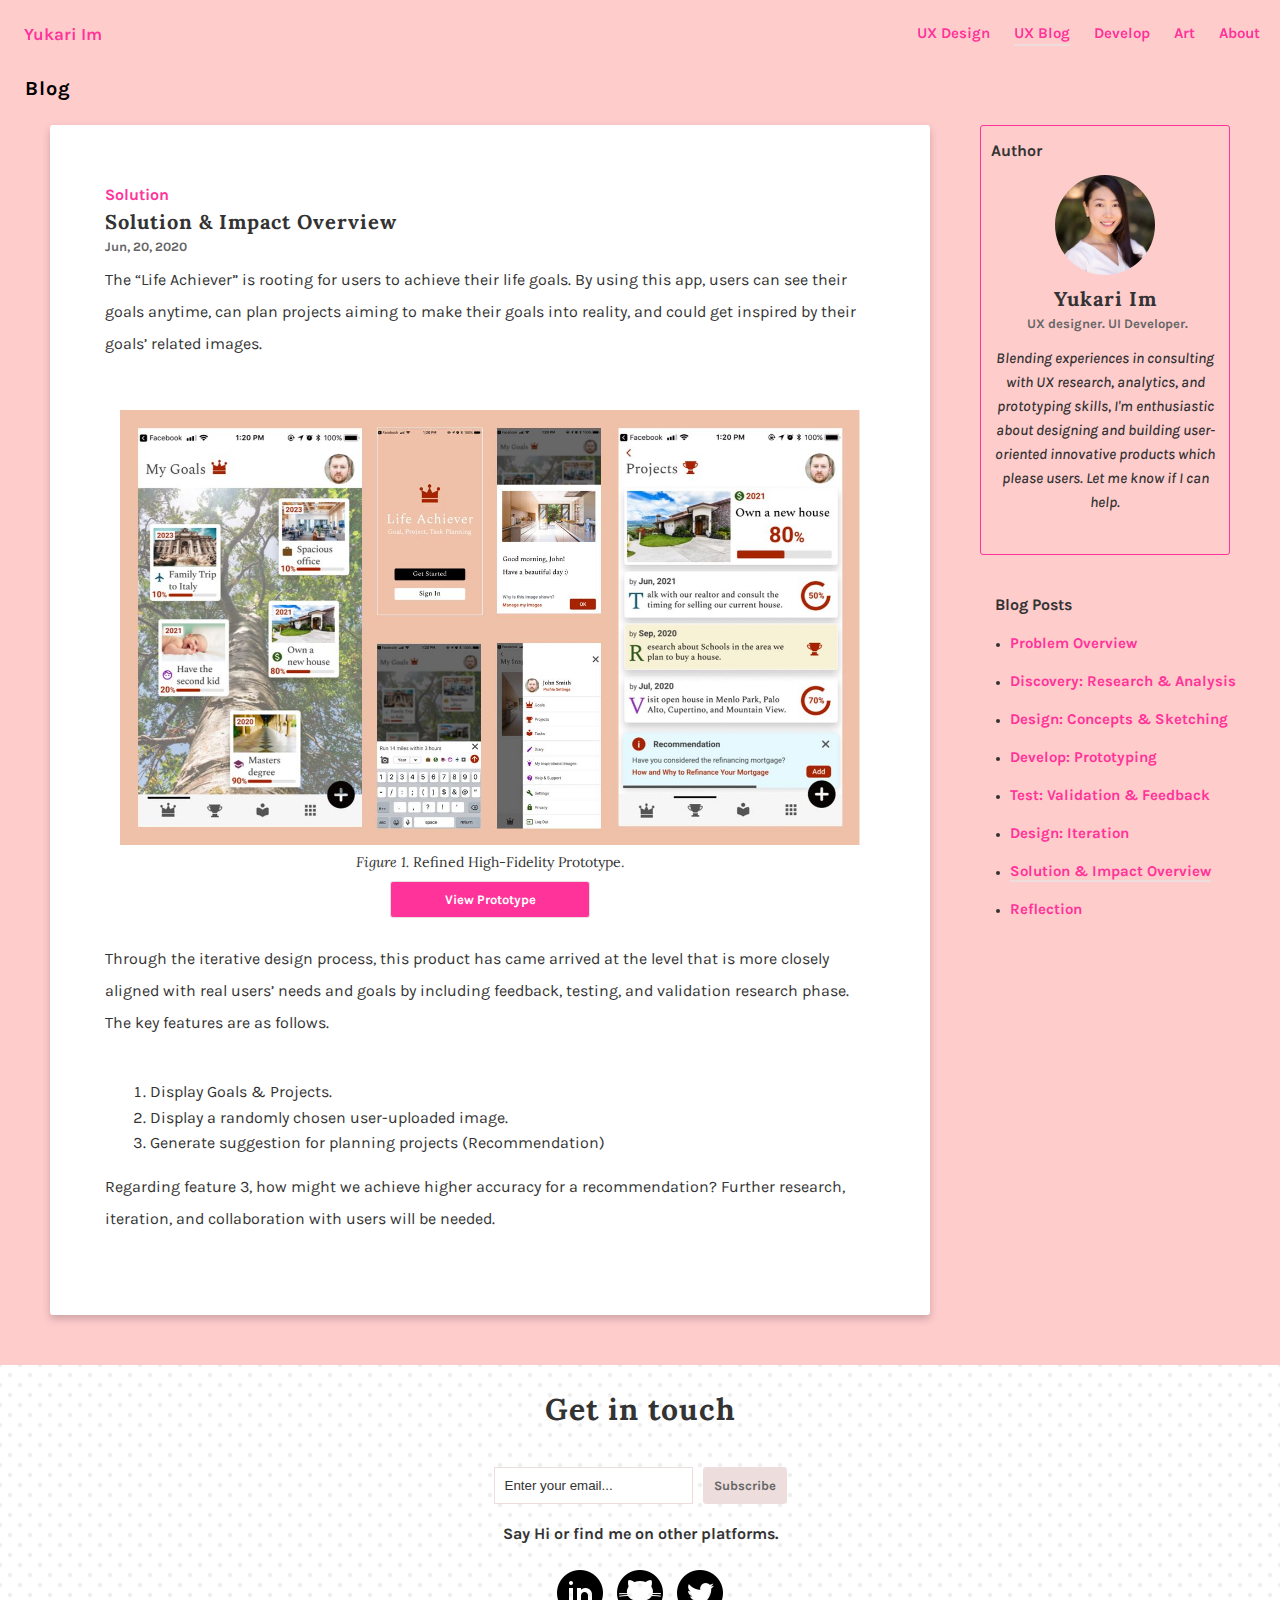
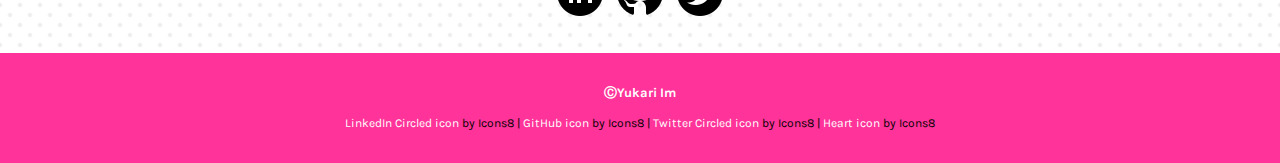
<file: blog/solution.html>
<!DOCTYPE html>
<html lang="en">
<head>
    <meta charset="UTF-8">
    <meta name="description" content="Yukari Im UX Design Blog Solution Impact Overview">
    <meta name="keyword" content="UX, UX Design, Front End, Dev, Solution, Impact">
    <meta name="author" content="Yukari Im">
    <meta name="viewport" content="width=device-width, initial-scale=1.0">
    <link rel="icon" href="../image/favicon.ico">
    <link rel="stylesheet" href="../css/style.css">
    <title>Yukari Im</title>
</head>
<body>
    <div class="wrapper">
        <nav class="header-nav">
            <div class="brand-title"><a class="brand-link" href="../index.html">Yukari Im</a></div>
            <div class="nav-bar">
                <ul class="nav-list">
                    <li class="nav-list-item"><a class="nav-link" href="../index.html">UX Design</a></li>
                    <li class="nav-list-item"><a class="nav-link active" href="#">UX Blog</a></li>
                    <li class="nav-list-item"><a class="nav-link" href="../develop/develop.html">Develop</a></li>
                    <li class="nav-list-item"><a class="nav-link" href="../art/art.html">Art</a></li>
                    <li class="nav-list-item"><a class="nav-link" href="../about.html">About</a></li>
                </ul>
            </div>
        </nav>

        <section class="blog-wrapper">
            <div class="page-title">
                <h1 class="title-text">Blog</h1>
            </div>
            <article class="blog-content">
                <h2 class="solution">Solution</h2>
                <h1>Solution & Impact Overview</h1>
                <h3>Jun, 20, 2020</h3> 
                <p class="blog-text">
                    The “Life Achiever” is rooting for users to achieve their life goals. By using this app, users can see their goals anytime, can plan projects aiming to make their goals into reality, and could get inspired by their goals’ related images.
                </p>
                <figure>
                    <div class="blog-image">
                        <img class="image-solution" src="../image/solution-b.JPG" alt="Discovery Phase Deliverables">
                        <figcaption class="image-caption">
                            <i>Figure 1.</i> Refined High-Fidelity Prototype.
                        </figcaption>
                        <a href="https://www.figma.com/proto/h8qIZfNW5MZFni4Afbhjlb/Project5-solution?node-id=197:61&scaling=scale-down" target="_blank" rel="noopener noreferrer">
                            <input class="view-button" type="button" value="View Prototype">
                        </a>
                    </div>
                </figure>
                <p class="blog-text">
                    Through the iterative design process, this product has came arrived at the level that is more closely aligned with real users’ needs and goals by including feedback, testing, and validation research phase. The key features are as follows.
                </p>
                <ol class="list-features">
                    <li>Display Goals & Projects.</li>
                    <li>Display a randomly chosen user-uploaded image.</li>
                    <li>Generate suggestion for planning projects (Recommendation)</li>
                </ol>
                <p class="blog-text">
                    Regarding feature 3, how might we achieve higher accuracy for a recommendation? Further research, iteration, and collaboration with users will be needed.
                </p>
            </article>

            <aside class="author-wrapper">
                <div class="author">
                    <h2>Author</h2>
                </div>
                <div class="profile-photo">
                    <img class="avatar" src="../image/profile_photo.jpg" alt="Yukari Im Photo">
                </div>
                <div class="profile-description">
                    <h1>Yukari Im</h1>
                    <h3>UX designer. UI Developer.</h3>
                    <h4>Blending experiences in
                        consulting with UX research, analytics, and prototyping skills,
                        I'm enthusiastic about designing and building user-oriented
                        innovative products which please users. Let me know if I can help.</h4>
                </div>
            </aside>
    
            <aside class="blog-nav">
                <h2>Blog Posts</h2>
                <ul class="blog-posts">
                    <li class="blog-post">
                        <a class="blog-link" href="./research.html">Problem Overview</a>
                    </li>
                    <li class="blog-post">
                        <a class="blog-link" href="./discovery.html">
                            Discovery: Research & Analysis
                        </a>
                    </li>
                    <li class="blog-post">
                        <a class="blog-link" href="./design.html">Design: Concepts & Sketching</a>
                    </li>
                    <li class="blog-post">
                        <a class="blog-link" href="./prototype.html">Develop: Prototyping</a>
                    </li>
                    <li class="blog-post">
                        <a class="blog-link" href="./test.html">Test: Validation & Feedback</a>
                    </li>
                    <li class="blog-post">
                        <a class="blog-link" href="./iteration.html">Design: Iteration</a>
                    </li>
                    <li class="blog-post">
                        <a class="blog-link active" href="#">Solution & Impact Overview</a>
                    </li>
                    <li class="blog-post">
                        <a class="blog-link" href="./reflection.html">Reflection</a>
                    </li>
                </ul>
            </aside>
        </section>

        <div class="contact-wrapper">
            <h1 class="get-in-touch">Get in touch</h1>
            <form>
                <input class="subscribe-form" type="email" value="Enter your email...">
                <input class="subscribe-button" type="button" value="Subscribe">
            </form>
            <h2 class="say-hi">Say Hi or find me on other platforms.</h2>
            <div class="social">
                <a class="social-icon linkedin" href="https://www.linkedin.com/in/yukari-im/" target="_blank" rel="noopener noreferrer">
                </a>
                <a class="social-icon github" href="https://github.com/yukariIm8" target="_blank" rel="noopener noreferrer">
                </a>
                <a class="social-icon twitter" href="https://twitter.com/YukariIm" target="_blank" rel="noopener noreferrer"></a>
            </div>
        </div>
        <a href="" id ="page__top" class="top__button hide">TOP</a>
        <footer>
            <p class="footer-text">&#9400;Yukari Im</p>
            <p class="icon8-text">
                <a class="icon8-link" href="https://icons8.com/icons/set/linkedin-circled" target="_blank" rel="noopener noreferrer">
                    LinkedIn Circled icon</a>
                     by
                <a class="icon8-text" href="https://icons8.com" target="_blank" rel="noopener noreferrer">
                     Icons8 |</a>
                <a class="icon8-link" href="https://icons8.com/icons/set/github" target="_blank" rel="noopener noreferrer"> GitHub icon</a> 
                     by 
                <a class="icon8-text" href="https://icons8.com" target="_blank" rel="noopener noreferrer">
                     Icons8 |</a>
                <a class="icon8-link" href="https://icons8.com/icons/set/twitter-circled" target="_blank" rel="noopener noreferrer">
                     Twitter Circled icon</a> 
                     by
                <a class="icon8-text" href="https://icons8.com" target="_blank" rel="noopener noreferrer">
                     Icons8 |</a>
                <a class="icon8-link" href="https://icons8.com/icon/91340/heart" target="_blank" rel="noopener noreferrer"> Heart icon</a> 
                    by 
                <a class="icon8-text" href="https://icons8.com" target="_blank" rel="noopener noreferrer">Icons8</a>
            </p>
        </footer>
    </div>
    <script src='../js/app.js'></script>
</body>
</html>
</file>
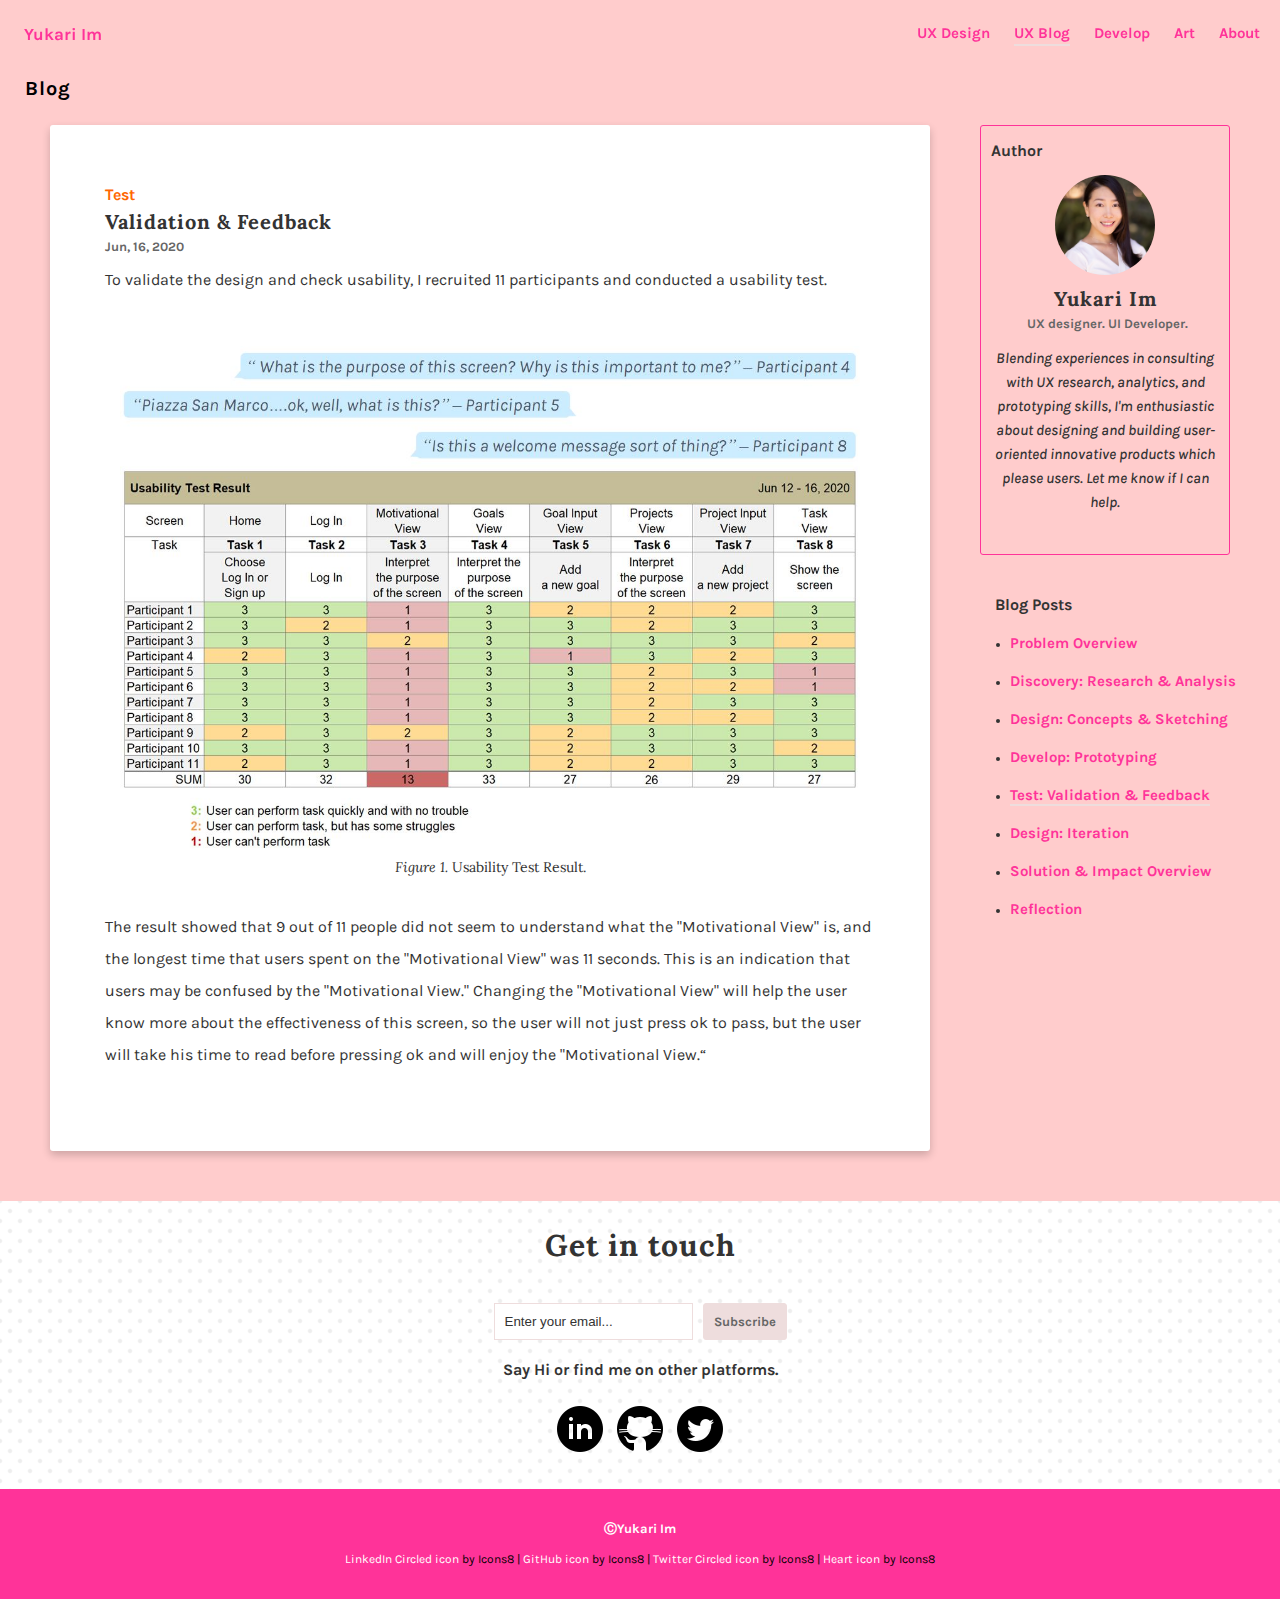
<file: blog/test.html>
<!DOCTYPE html>
<html lang="en">
<head>
    <meta charset="UTF-8">
    <meta name="description" content="Yukari Im UX Design Blog Test Validation Feedback">
    <meta name="keyword" content="UX, UX Design, Front End, Dev, Test, Validation, Usability, Feedback">
    <meta name="author" content="Yukari Im">
    <meta name="viewport" content="width=device-width, initial-scale=1.0">
    <link rel="icon" href="../image/favicon.ico">
    <link rel="stylesheet" href="../css/style.css">
    <title>Yukari Im</title>
</head>
<body>
    <div class="wrapper">
        <nav class="header-nav">
            <div class="brand-title"><a class="brand-link" href="../index.html">Yukari Im</a></div>
            <div class="nav-bar">
                <ul class="nav-list">
                    <li class="nav-list-item"><a class="nav-link" href="../index.html">UX Design</a></li>
                    <li class="nav-list-item"><a class="nav-link active" href="#">UX Blog</a></li>
                    <li class="nav-list-item"><a class="nav-link" href="../develop/develop.html">Develop</a></li>
                    <li class="nav-list-item"><a class="nav-link" href="../art/art.html">Art</a></li>
                    <li class="nav-list-item"><a class="nav-link" href="../about.html">About</a></li>
                </ul>
            </div>
        </nav>

        <section class="blog-wrapper">
            <div class="page-title">
                <h1 class="title-text">Blog</h1>
            </div>
            <article class="blog-content">
                <h2 class="test">Test</h2>
                <h1>Validation & Feedback</h1>
                <h3>Jun, 16, 2020</h3> 
                <p class="blog-text">
                    To validate the design and check usability, I recruited 11 participants and conducted a usability test.
                </p>
                <figure>
                    <div class="blog-image">
                        <img class="image-test" src="../image/test-b.JPG" alt="Usability Test Result">
                        <figcaption class="image-caption">
                            <i>Figure 1.</i> Usability Test Result.
                        </figcaption>
                    </div>
                </figure>
                <p class="blog-text">
                    The result showed that 9 out of 11 people did not seem to 
                    understand what the "Motivational View" is, and the 
                    longest time that users spent on the "Motivational View" 
                    was 11 seconds. This is an indication that users may be 
                    confused by the "Motivational View." Changing the 
                    "Motivational View" will help the user know more about the 
                    effectiveness of this screen, so the user will not just press 
                    ok to pass, but the user will take his time to read before 
                    pressing ok and will enjoy the "Motivational View.“                 
                </p>
            </article>

            <aside class="author-wrapper">
                <div class="author">
                    <h2>Author</h2>
                </div>
                <div class="profile-photo">
                    <img class="avatar" src="../image/profile_photo.jpg" alt="Yukari Im Photo">
                </div>
                <div class="profile-description">
                    <h1>Yukari Im</h1>
                    <h3>UX designer. UI Developer.</h3>
                    <h4>Blending experiences in
                        consulting with UX research, analytics, and prototyping skills,
                        I'm enthusiastic about designing and building user-oriented
                        innovative products which please users. Let me know if I can help.</h4>
                </div>
            </aside>
    
            <aside class="blog-nav">
                <h2>Blog Posts</h2>
                <ul class="blog-posts">
                    <li class="blog-post">
                        <a class="blog-link" href="./research.html">Problem Overview</a>
                    </li>
                    <li class="blog-post">
                        <a class="blog-link" href="./discovery.html">
                            Discovery: Research & Analysis
                        </a>
                    </li>
                    <li class="blog-post">
                        <a class="blog-link" href="./design.html">Design: Concepts & Sketching</a>
                    </li>
                    <li class="blog-post">
                        <a class="blog-link" href="./prototype.html">Develop: Prototyping</a>
                    </li>
                    <li class="blog-post">
                        <a class="blog-link active" href="#">Test: Validation & Feedback</a>
                    </li>
                    <li class="blog-post">
                        <a class="blog-link" href="./iteration.html">Design: Iteration</a>
                    </li>
                    <li class="blog-post">
                        <a class="blog-link" href="./solution.html">Solution & Impact Overview</a>
                    </li>
                    <li class="blog-post">
                        <a class="blog-link" href="./reflection.html">Reflection</a>
                    </li>
                </ul>
            </aside>
        </section>

        <div class="contact-wrapper">
            <h1 class="get-in-touch">Get in touch</h1>
            <form>
                <input class="subscribe-form" type="email" value="Enter your email...">
                <input class="subscribe-button" type="button" value="Subscribe">
            </form>
            <h2 class="say-hi">Say Hi or find me on other platforms.</h2>
            <div class="social">
                <a class="social-icon linkedin" href="https://www.linkedin.com/in/yukari-im/" target="_blank" rel="noopener noreferrer">
                </a>
                <a class="social-icon github" href="https://github.com/yukariIm8" target="_blank" rel="noopener noreferrer">
                </a>
                <a class="social-icon twitter" href="https://twitter.com/YukariIm" target="_blank" rel="noopener noreferrer"></a>
            </div>
        </div>
        <a href="" id ="page__top" class="top__button hide">TOP</a>
        <footer>
            <p class="footer-text">&#9400;Yukari Im</p>
            <p class="icon8-text">
                <a class="icon8-link" href="https://icons8.com/icons/set/linkedin-circled" target="_blank" rel="noopener noreferrer">
                    LinkedIn Circled icon</a>
                     by
                <a class="icon8-text" href="https://icons8.com" target="_blank" rel="noopener noreferrer">
                     Icons8 |</a>
                <a class="icon8-link" href="https://icons8.com/icons/set/github" target="_blank" rel="noopener noreferrer"> GitHub icon</a> 
                     by 
                <a class="icon8-text" href="https://icons8.com" target="_blank" rel="noopener noreferrer">
                     Icons8 |</a>
                <a class="icon8-link" href="https://icons8.com/icons/set/twitter-circled" target="_blank" rel="noopener noreferrer">
                     Twitter Circled icon</a> 
                     by
                <a class="icon8-text" href="https://icons8.com" target="_blank" rel="noopener noreferrer">
                     Icons8 |</a>
                <a class="icon8-link" href="https://icons8.com/icon/91340/heart" target="_blank" rel="noopener noreferrer"> Heart icon</a> 
                    by 
                <a class="icon8-text" href="https://icons8.com" target="_blank" rel="noopener noreferrer">Icons8</a>
            </p>
        </footer>
    </div>
    <script src='../js/app.js'></script>
</body>
</html>
</file>
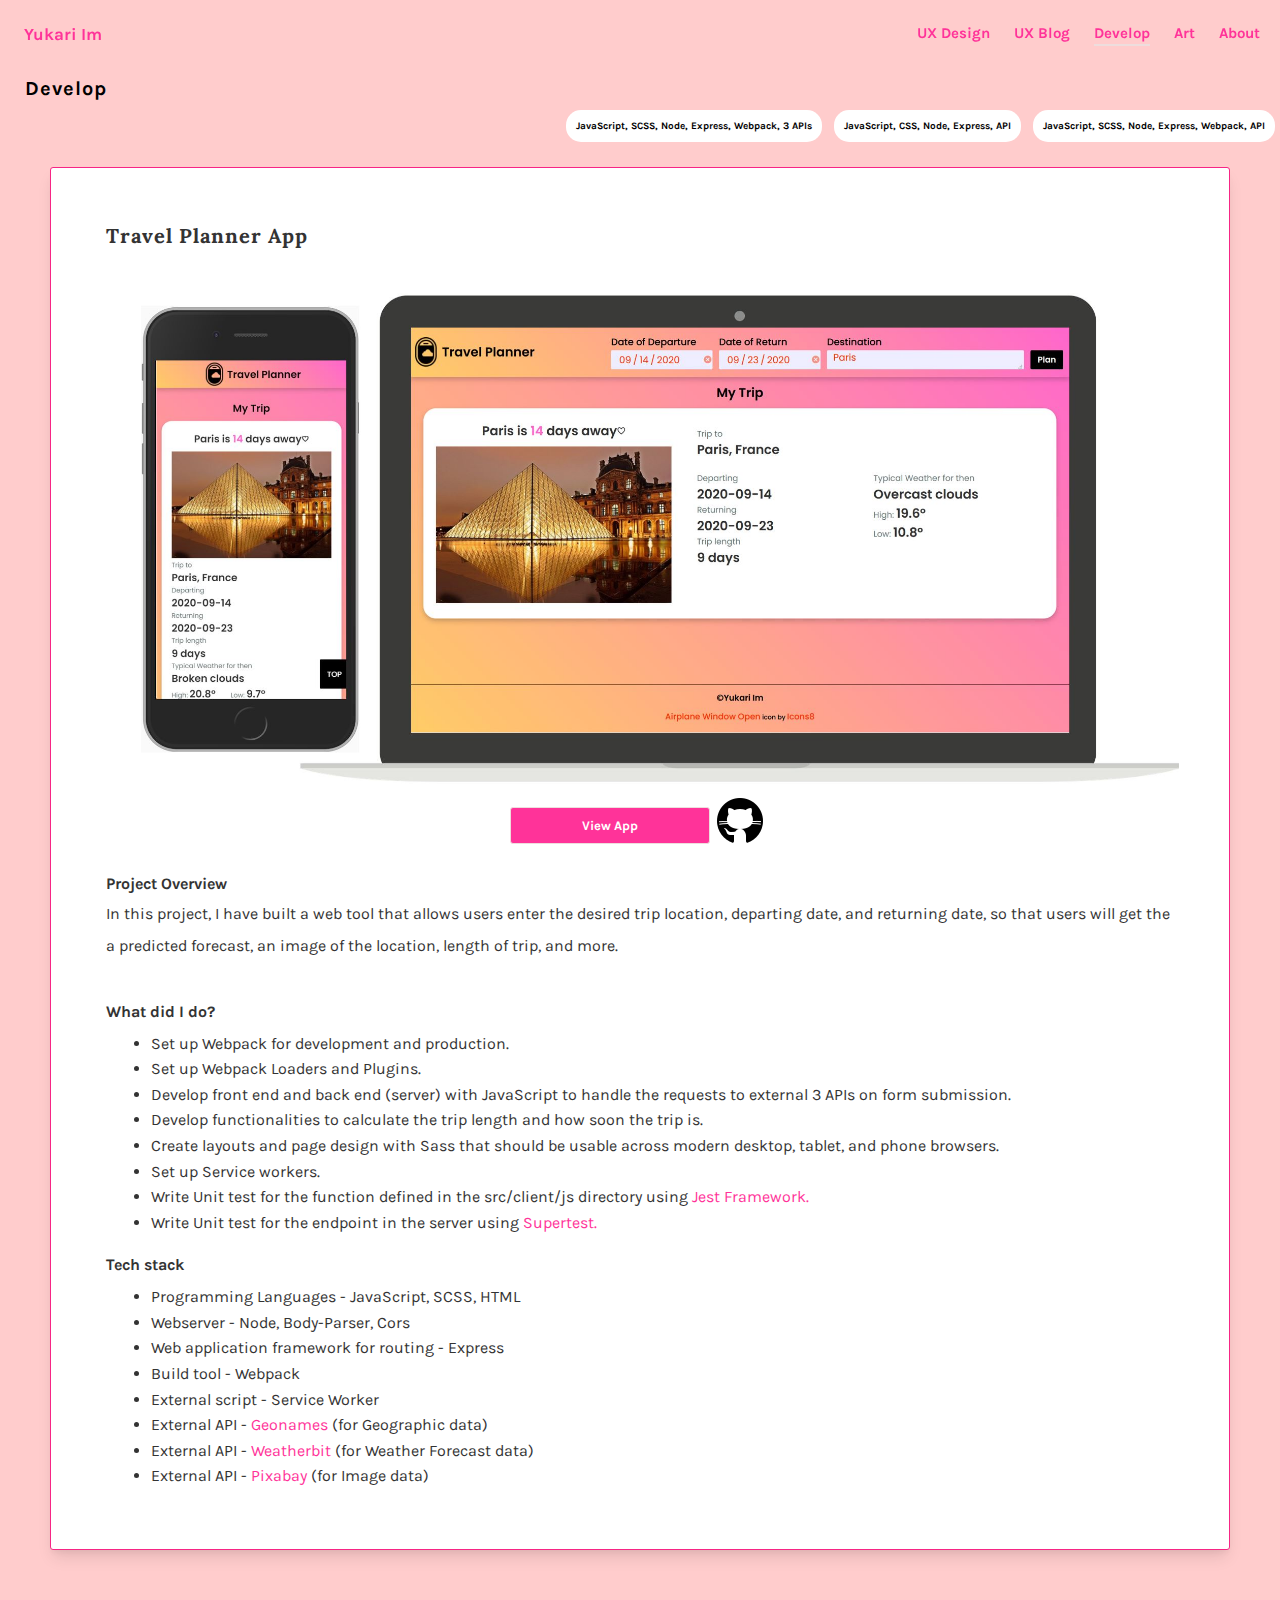
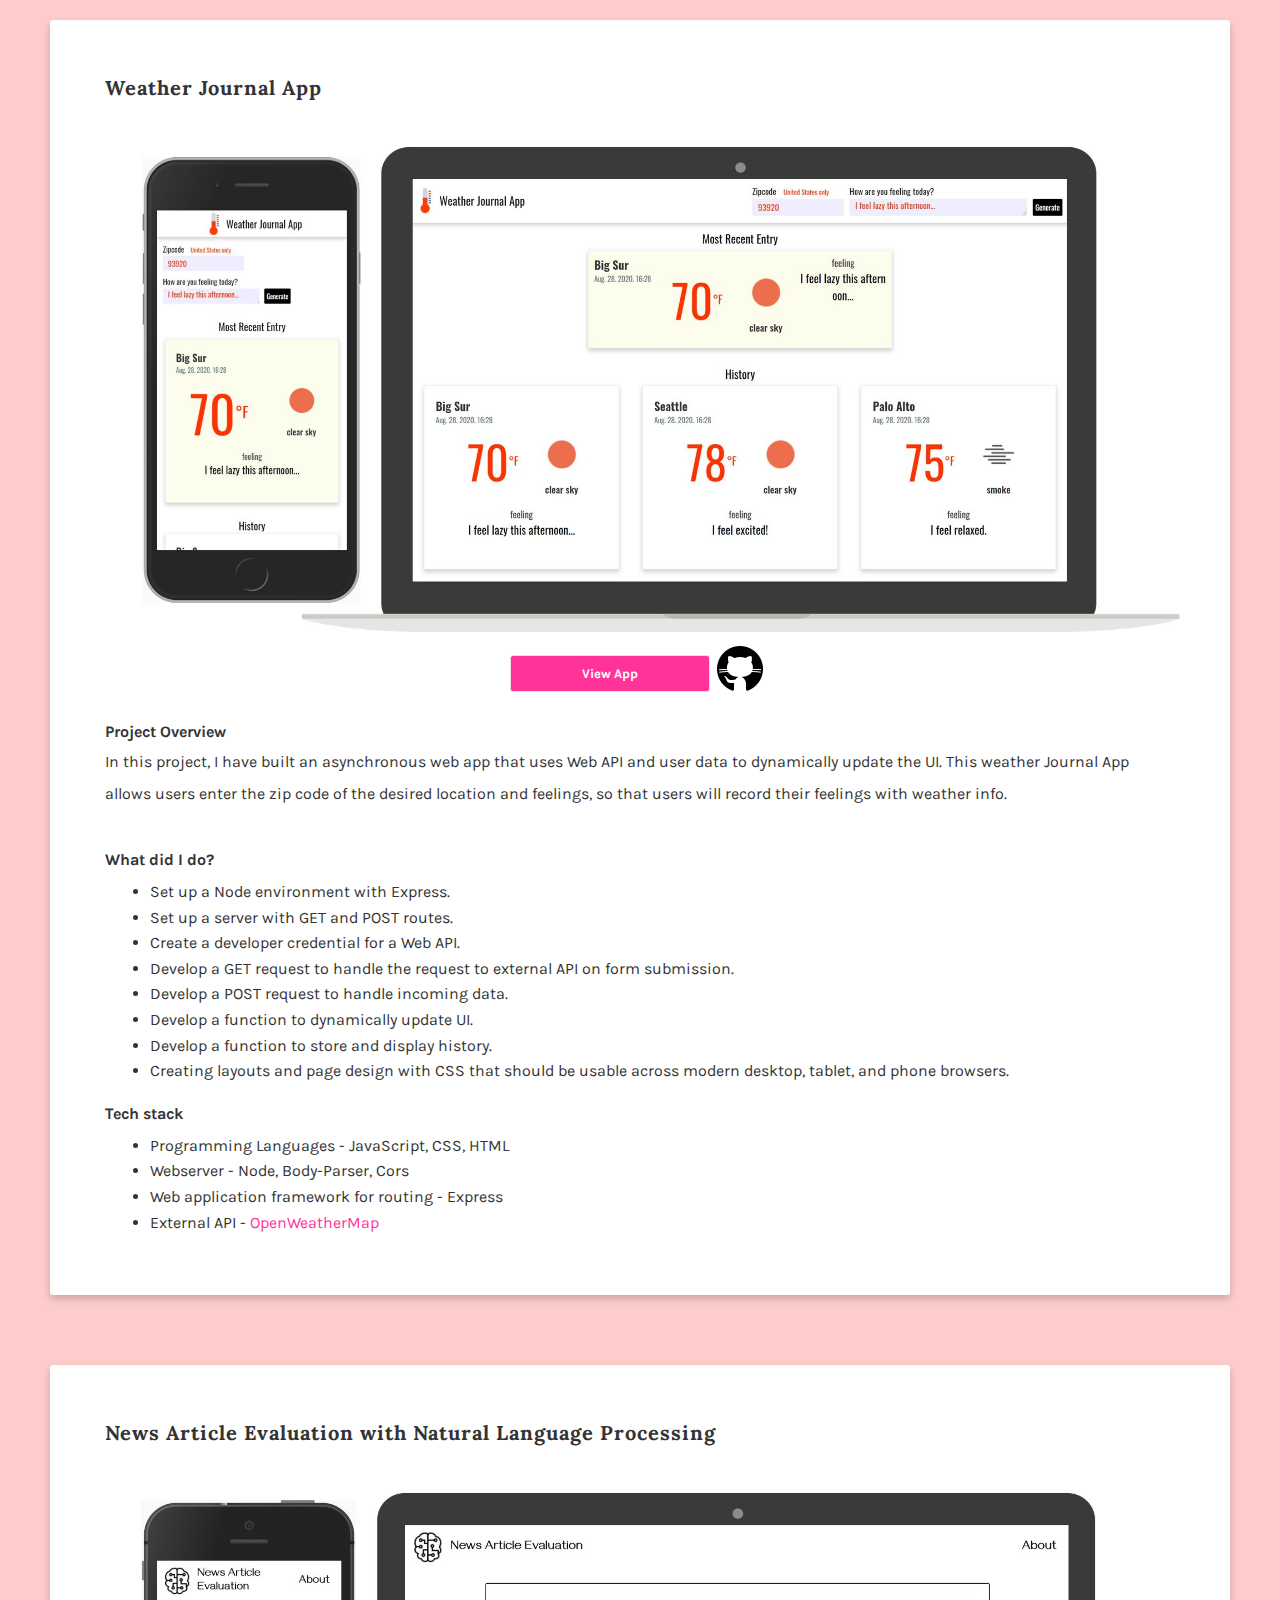
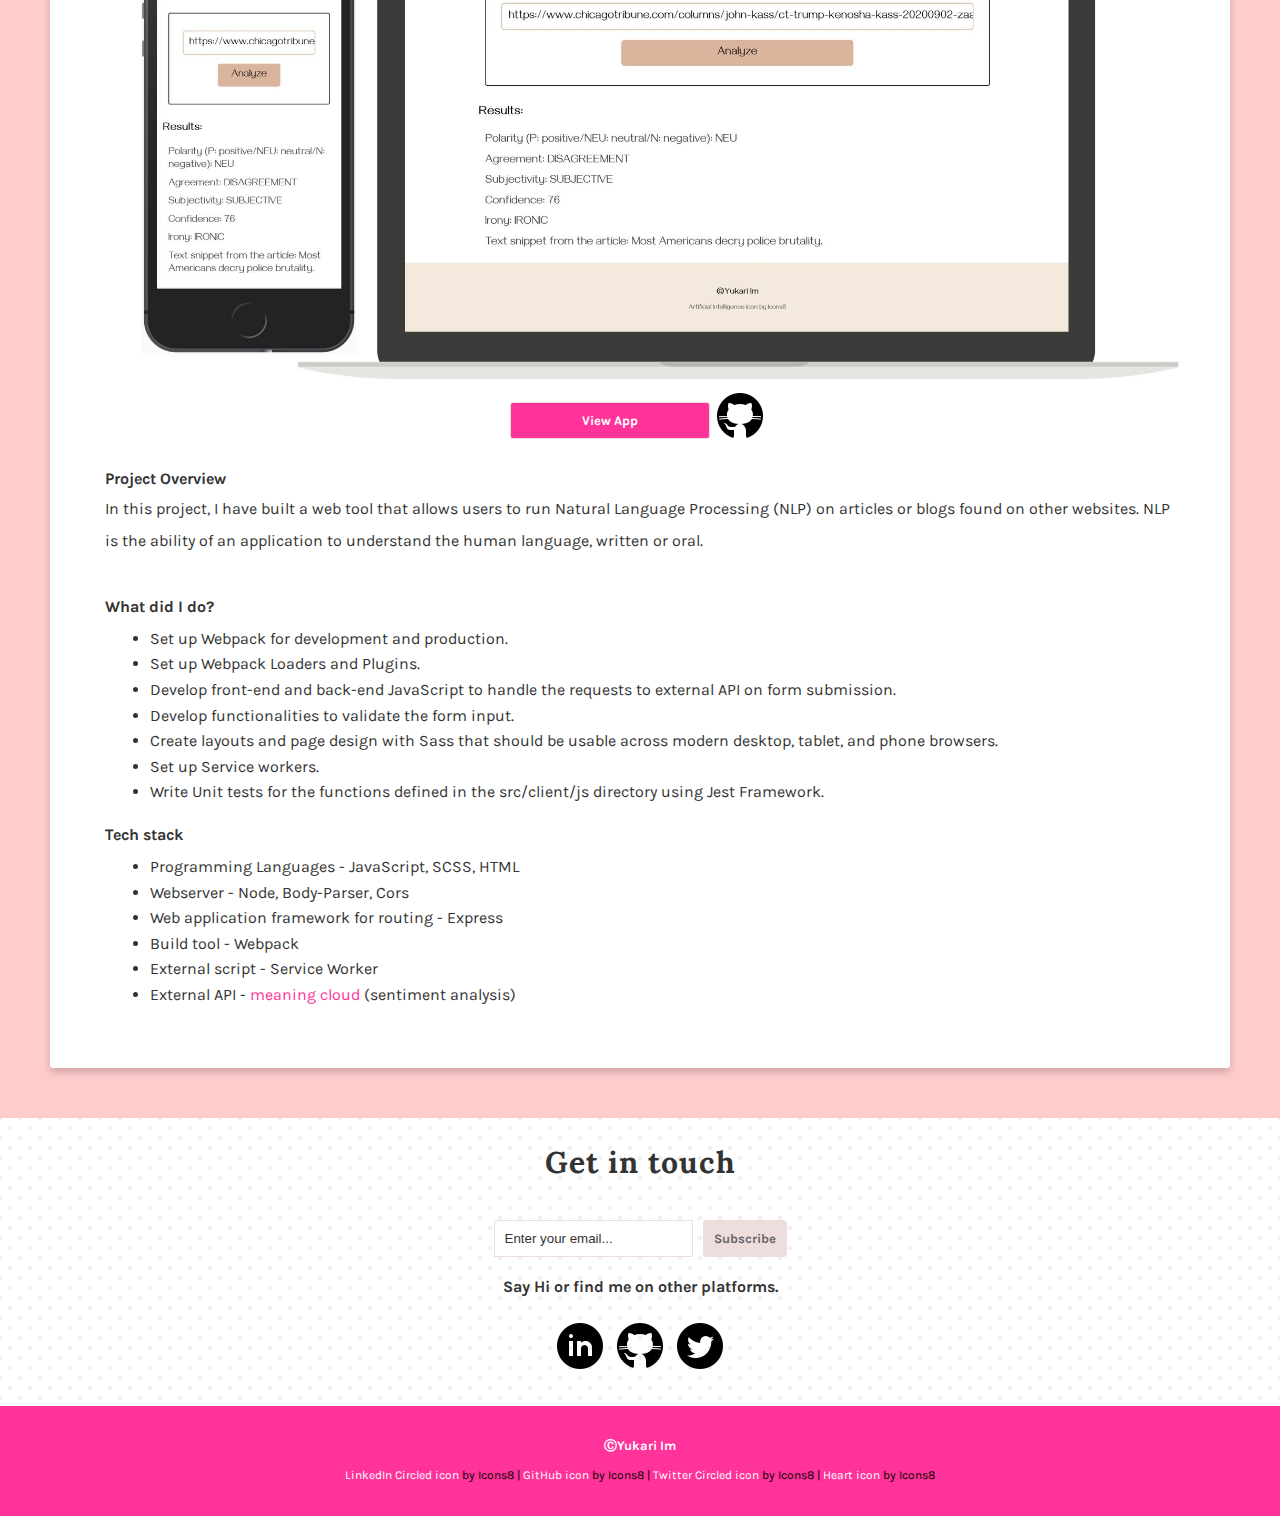
<file: develop/develop.html>
<!DOCTYPE html>
<html lang="en">
<head>
    <meta charset="UTF-8">
    <meta name="description" content="Yukari Im UX Design Develop">
    <meta name="keyword" content="UX, UX Design, Front-end, Back-end, dev, Develop, JavaScript, ES6, HTML, CSS, SCSS, Webpack, Node, Express">
    <meta name="author" content="Yukari Im">
    <meta name="viewport" content="width=device-width, initial-scale=1.0">
    <link rel="icon" href="../image/favicon.ico">
    <link rel="stylesheet" href="../css/style.css">
    <title>Yukari Im</title>
</head>
<body>
    <div class="wrapper">
        <nav class="header-nav">
            <div class="brand-title"><a class="brand-link" href="../index.html">Yukari Im</a></div>
            <div class="nav-bar">
                <ul class="nav-list">
                    <li class="nav-list-item"><a class="nav-link" href="../index.html">UX Design</a></li>
                    <li class="nav-list-item"><a class="nav-link" href="../blog/research.html">UX Blog</a></li>
                    <li class="nav-list-item"><a class="nav-link active" href="#">Develop</a></li>
                    <li class="nav-list-item"><a class="nav-link" href="../art/art.html">Art</a></li>
                    <li class="nav-list-item"><a class="nav-link" href="../about.html">About</a></li>
                </ul>
            </div>
        </nav>

        <div class="dev-wrapper">
            <div class="page-title">
                <h1 class="title-text">Develop</h1>
            </div>

            <div class="page__header">
                <nav class="navbar__menu">
                  <ul id="navbar__list">
                        <li><a class="menu__link section1" href="#section1">JavaScript, SCSS, Node, Express, Webpack, 3 APIs</a></li>
                        <li><a class="menu__link section2" href="#section2">JavaScript, CSS, Node, Express, API</a></li>
                        <li><a class="menu__link section3" href="#section3">JavaScript, SCSS, Node, Express, Webpack, API</a></li>
                  </ul>
                </nav>
            </div>

            <section id="section1" data-nav="Section 1" class="your-active-class dev-content">
                <div class="landing__container">
                    <h1>Travel Planner App</h1>
                    <figure>
                        <div class="dev-image">
                            <a href="https://yukariim-travel-planner.herokuapp.com/" target="_blank" rel="noopener noreferrer">
                                <img class="image-develop" src="../image/travel-planner-app-ui-design.JPG" alt="Travel Planner App UI Design">
                            </a>
                            <br>
                            <a href="https://yukariim-travel-planner.herokuapp.com/" target="_blank" rel="noopener noreferrer">
                                <input class="view-button" type="button" value="View App">
                            </a>
                            <a class="social-icon github" href="https://github.com/yukariIm8/Udacity_FEND_05_Capstone_Travel_Planner_App" target="_blank" rel="noopener noreferrer">
                            </a>
                        </div>
                    </figure>
                    <h2>Project Overview</h2>
                    <p class="dev-text">
                        In this project, I have built a web tool that allows users enter the desired trip location, departing date, and returning date, so that users will get the a predicted forecast, an image of the location, length of trip, and more.
                    </p>
                    <h2>What did I do?</h2>
                    <ul class="list-features">
                        <li>Set up Webpack for development and production.</li>
                        <li>Set up Webpack Loaders and Plugins.</li>
                        <li>Develop front end and back end (server) with JavaScript to handle the requests to external 3 APIs on form submission.</li>
                        <li>Develop functionalities to calculate the trip length and how soon the trip is.</li>
                        <li>Create layouts and page design with Sass that should be usable across modern desktop, tablet, and phone browsers.</li>
                        <li>Set up Service workers.</li>
                        <li>Write Unit test for the function defined in the src/client/js directory using <a class="link-text" href="https://jestjs.io/docs/en/getting-started" target="_blank">Jest Framework.</a></li>
                        <li>Write Unit test for the endpoint in the server using <a class="link-text" href="https://www.npmjs.com/package/supertest" target="_blank">Supertest.</a></li>
                    </ul>
                    <h2>Tech stack</h2>
                    <ul class="list-features">
                        <li>Programming Languages - JavaScript, SCSS, HTML</li>
                        <li>Webserver - Node, Body-Parser, Cors</li>
                        <li>Web application framework for routing - Express</li>
                        <li>Build tool - Webpack</li>
                        <li>External script - Service Worker</li>
                        <li>External API - <a class="link-text" href="http://www.geonames.org/" target="_blank">Geonames</a> (for Geographic data)</li>
                        <li>External API - <a class="link-text" href="https://www.weatherbit.io/" target="_blank">Weatherbit</a> (for Weather Forecast data)</li>
                        <li>External API - <a class="link-text" href="https://pixabay.com/" target="_blank">Pixabay</a> (for Image data)</li>
                    </ul>
                </div>
            </section>
            <section id="section2" data-nav="Section 2" class="dev-content">
                <div class="landing__container">
                    <h1>Weather Journal App</h1>
                    <figure>
                        <div class="dev-image">
                            <a href="https://yukariim-weather-journal.herokuapp.com/" target="_blank" rel="noopener noreferrer">
                                <img class="image-develop" src="../image/weather-journal-app-ui-design.JPG" alt="Weather Journal App UI Design">
                            </a>
                            <br>
                            <a href="https://yukariim-weather-journal.herokuapp.com/" target="_blank" rel="noopener noreferrer">
                                <input class="view-button" type="button" value="View App">
                            </a>
                            <a class="social-icon github" href="https://github.com/yukariIm8/Udacity_FEND_03_Weather_Journal_App" target="_blank" rel="noopener noreferrer">
                            </a>
                        </div>
                    </figure>
                    <h2>Project Overview</h2>
                    <p class="dev-text">
                        In this project, I have built an asynchronous web app that uses Web API and user data to dynamically update the UI. This weather Journal App allows users enter the zip code of the desired location and feelings, so that users will record their feelings with weather info.
                    </p>
                    <h2>What did I do?</h2>
                    <ul class="list-features">
                        <li>Set up a Node environment with Express.</li>
                        <li>Set up a server with GET and POST routes.</li>
                        <li>Create a developer credential for a Web API.</li>
                        <li>Develop a GET request to handle the request to external API on form submission.</li>
                        <li>Develop a POST request to handle incoming data.</li>
                        <li>Develop a function to dynamically update UI.</li>
                        <li>Develop a function to store and display history.</li>
                        <li>Creating layouts and page design with CSS that should be usable across modern desktop, tablet, and phone browsers.</li>
                    </ul>
                    <h2>Tech stack</h2>
                    <ul class="list-features">
                        <li>Programming Languages - JavaScript, CSS, HTML</li>
                        <li>Webserver - Node, Body-Parser, Cors</li>
                        <li>Web application framework for routing - Express</li>
                        <li>External API - <a class="link-text" href="https://openweathermap.org/" target="_blank">OpenWeatherMap</a></li>
                    </ul>
                </div>
            </section>
            <section id="section3" data-nav="Section 3" class="dev-content">
                <div class="landing__container">
                    <h1>News Article Evaluation with Natural Language Processing</h1>
                    <figure>
                        <div class="dev-image">
                            <a href="https://yukariim-evaluate-news-nlp.herokuapp.com/" target="_blank" rel="noopener noreferrer">
                                <img class="image-develop" src="../image/evaluate-news-nlp-app-ui-design.JPG" alt="Evaluate News Article NLP App UI Design">
                            </a>
                            <br>
                            <a href="https://yukariim-evaluate-news-nlp.herokuapp.com/" target="_blank" rel="noopener noreferrer">
                                <input class="view-button" type="button" value="View App">
                            </a>
                            <a class="social-icon github" href="https://github.com/yukariIm8/Udacity_FEND_04_News_Article_NLP" target="_blank" rel="noopener noreferrer">
                            </a>
                        </div>
                    </figure>
                    <h2>Project Overview</h2>
                    <p class="dev-text">
                        In this project, I have built a web tool that allows users to run Natural Language Processing (NLP) on articles or blogs found on other websites. NLP is the ability of an application to understand the human language, written or oral.
                    </p>
                    <h2>What did I do?</h2>
                    <ul class="list-features">
                        <li>Set up Webpack for development and production.</li>
                        <li>Set up Webpack Loaders and Plugins.</li>
                        <li>Develop front-end and back-end JavaScript to handle the requests to external API on form submission.</li>
                        <li>Develop functionalities to validate the form input.</li>
                        <li>Create layouts and page design with Sass that should be usable across modern desktop, tablet, and phone browsers.</li>
                        <li>Set up Service workers.</li>
                        <li>Write Unit tests for the functions defined in the src/client/js directory using Jest Framework.</li>
                    </ul>
                    <h2>Tech stack</h2>
                    <ul class="list-features">
                        <li>Programming Languages - JavaScript, SCSS, HTML</li>
                        <li>Webserver - Node, Body-Parser, Cors</li>
                        <li>Web application framework for routing - Express</li>
                        <li>Build tool - Webpack</li>
                        <li>External script - Service Worker</li>
                        <li>External API - <a class="link-text" href="https://www.meaningcloud.com/products/sentiment-analysis" target="_blank">meaning cloud</a> (sentiment analysis)</li>
                    </ul>
                </div>
            </section>
        </div>

        <div class="contact-wrapper">
            <h1 class="get-in-touch">Get in touch</h1>
            <form>
                <input class="subscribe-form" type="email" value="Enter your email...">
                <input class="subscribe-button" type="button" value="Subscribe">
            </form>
            <h2 class="say-hi">Say Hi or find me on other platforms.</h2>
            <div class="social">
                <a class="social-icon linkedin" href="https://www.linkedin.com/in/yukari-im/" target="_blank" rel="noopener noreferrer">
                </a>
                <a class="social-icon github" href="https://github.com/yukariIm8" target="_blank" rel="noopener noreferrer">
                </a>
                <a class="social-icon twitter" href="https://twitter.com/YukariIm" target="_blank" rel="noopener noreferrer"></a>
            </div>
        </div>
        <a href="" id ="page__top" class="top__button hide">TOP</a>
        <footer>
            <p class="footer-text">&#9400;Yukari Im</p>
            <p class="icon8-text">
                <a class="icon8-link" href="https://icons8.com/icons/set/linkedin-circled" target="_blank" rel="noopener noreferrer">
                    LinkedIn Circled icon</a>
                     by
                <a class="icon8-text" href="https://icons8.com" target="_blank" rel="noopener noreferrer">
                     Icons8 |</a>
                <a class="icon8-link" href="https://icons8.com/icons/set/github" target="_blank" rel="noopener noreferrer"> GitHub icon</a> 
                     by 
                <a class="icon8-text" href="https://icons8.com" target="_blank" rel="noopener noreferrer">
                     Icons8 |</a>
                <a class="icon8-link" href="https://icons8.com/icons/set/twitter-circled" target="_blank" rel="noopener noreferrer">
                     Twitter Circled icon</a> 
                     by
                <a class="icon8-text" href="https://icons8.com" target="_blank" rel="noopener noreferrer">
                     Icons8 |</a>
                <a class="icon8-link" href="https://icons8.com/icon/91340/heart" target="_blank" rel="noopener noreferrer"> Heart icon</a> 
                    by 
                <a class="icon8-text" href="https://icons8.com" target="_blank" rel="noopener noreferrer">Icons8</a>
            </p>
        </footer>
    </div>
    <script src='../js/app.js'></script>
</body>
</html>
</file>
<file: css/style.css>
/* Common Style */
@import "./layout.css";
@import "./header.css";
@import "./contact.css";
@import "./footer.css";

/* Home */
@import "./home-layout.css";
@import "./home-card.css";


/* Blog */
@import "./blog-layout.css";
@import "./blog-content.css";
@import "./blog-author.css";
@import "./blog-nav.css";

/* Develop */
@import "./develop-layout.css";
@import "./develop-content.css";

/* Art */
@import "./art-layout.css";
@import "./art-content.css";

/* About */
@import "./about-layout.css";
@import "./about-content.css";
</file>
